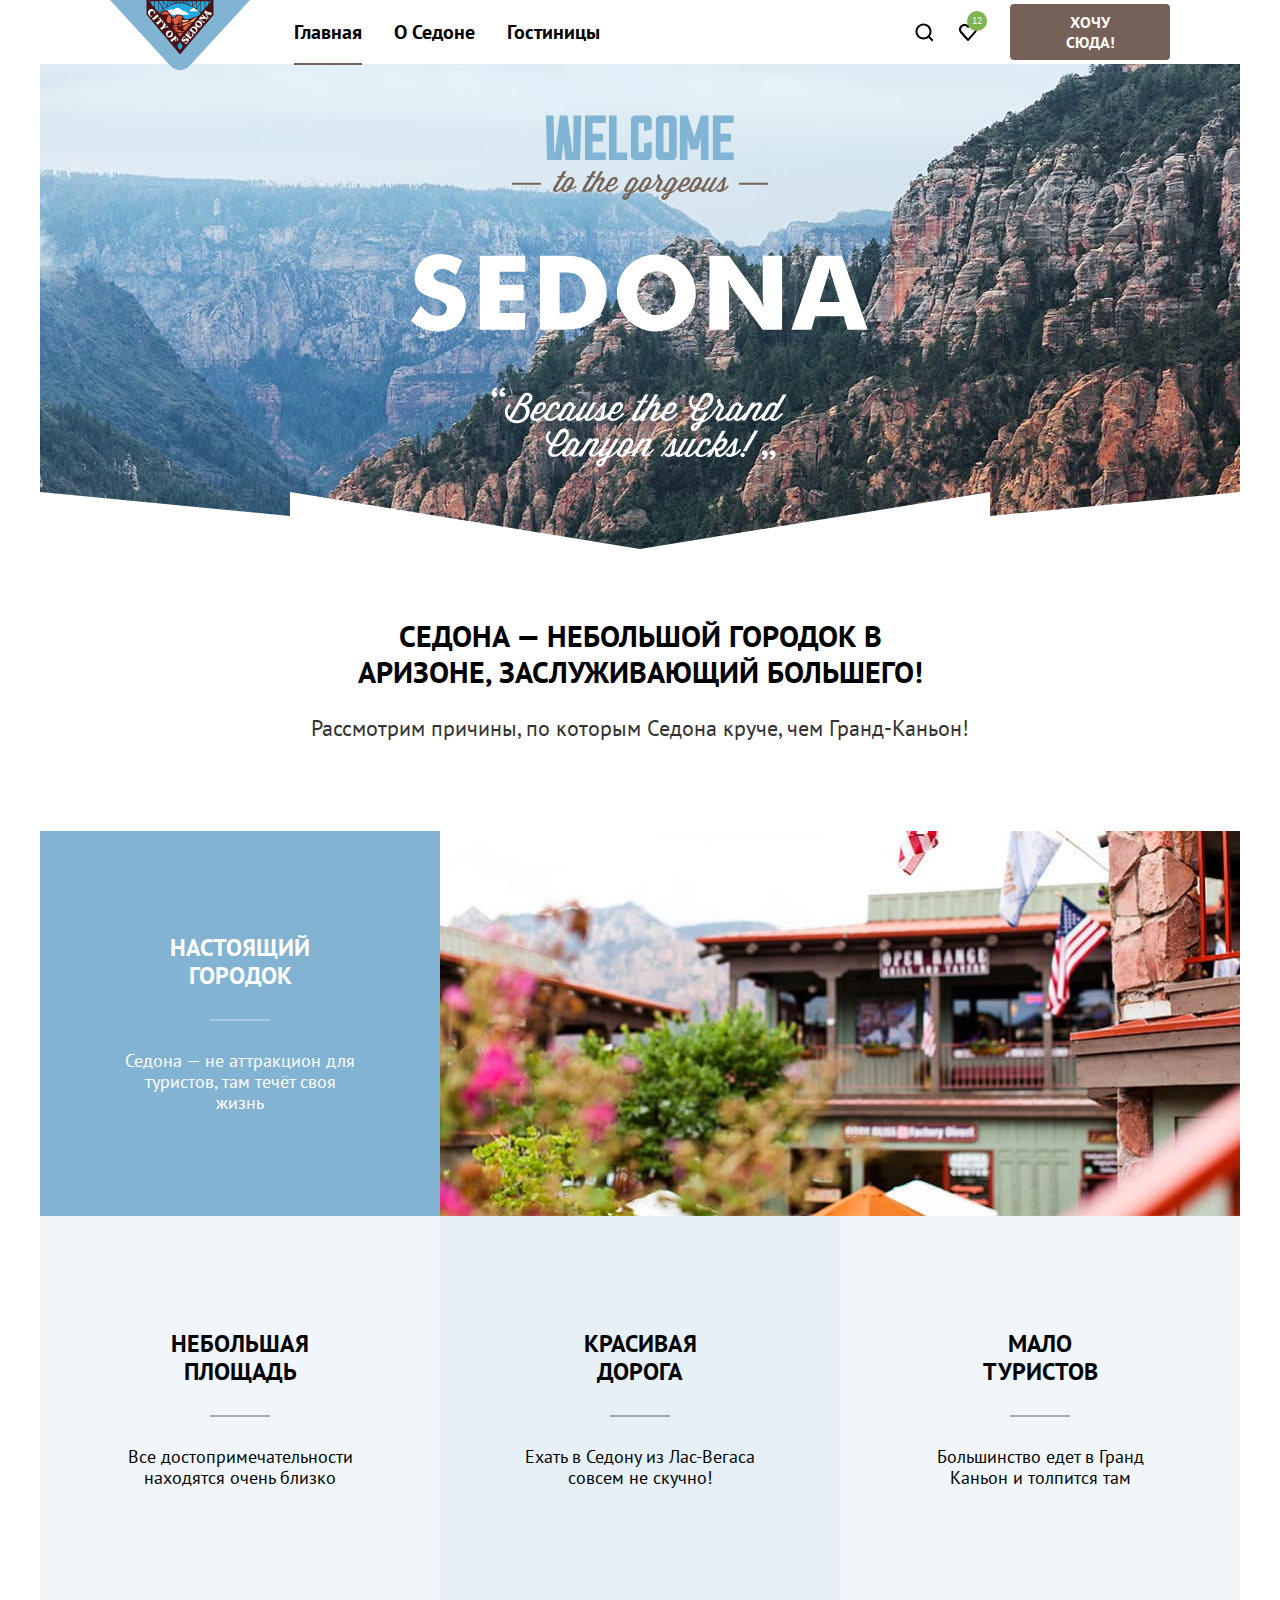
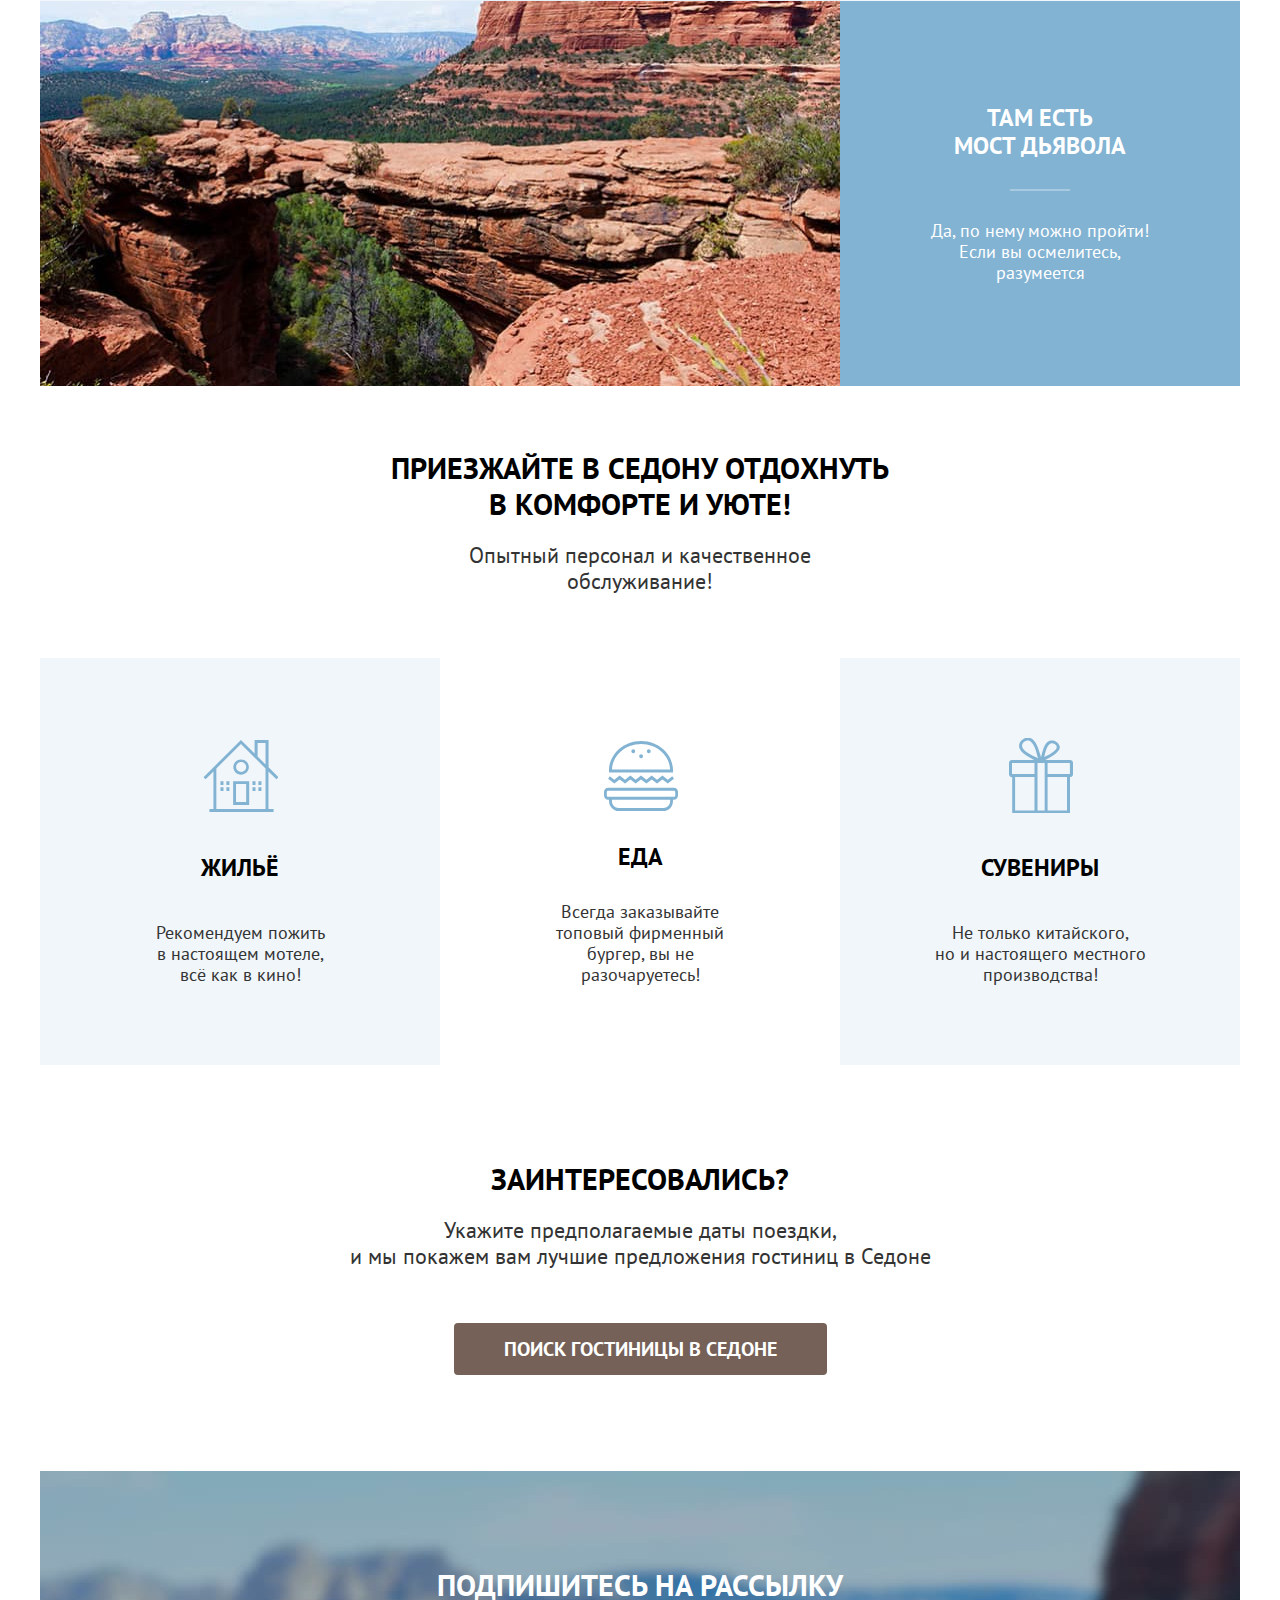
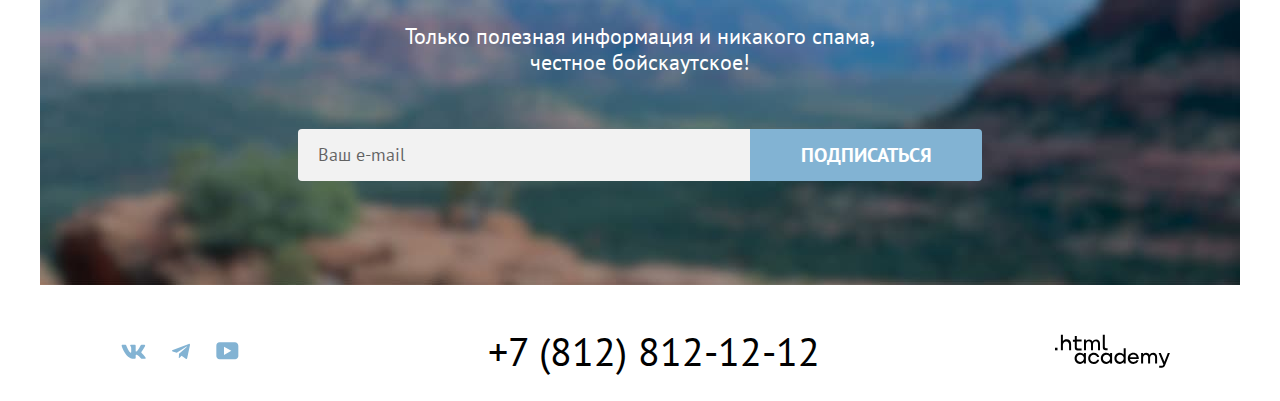
<file: index.html>
<!DOCTYPE html>
<html lang="ru">
  <head>
    <meta charset="utf-8" />
    <meta name="viewport" content="width=device-width, intial-scale=1.0" />
    <link rel="icon" href="favicon.ico" />
    <link rel="icon" type="image/png" href="images/favicon/favicon-32x32.png" />
    <link rel="stylesheet" href="styles/styles.css" />
    <title>Седона - Главная страница</title>
  </head>
  <body>
    <!-- ШАПКА САЙТА -->
    <header class="page-header">
      <!-- ЛОГОТИП -->
      <a class="logo"
        ><img
          class="logo-pic"
          src="images/svg-icons/logo.svg"
          alt="Логотип Седоны."
          width="140"
          height="70"
      /></a>

      <!-- НАВИГАЦИЯ -->
      <nav class="navigation">
        <ul class="navigation-list">
          <li class="navigation-item">
            <a class="navigation-link navigation-link-current">Главная</a>
          </li>
          <li class="navigation-item">
            <a class="navigation-link" href="#">О седоне</a>
          </li>
          <li class="navigation-item">
            <a class="navigation-link" href="catalog.html">Гостиницы</a>
          </li>
        </ul>
      </nav>

      <!-- ПОЛЬЗОВАТЕЛЬСКОЕ МЕНЮ -->
      <div class="user-menu">
        <a class="search" href="#">
          <span class="visually-hidden">Перейти в поиск.</span>
        </a>
        <a class="favourites" href="#">
          <span class="favourites-counter">12</span>
          <span class="visually-hidden">Перейти в избранное.</span>
        </a>
        <a class="button page-header-button" href="#">Хочу сюда!</a>
      </div>
    </header>

    <!-- ОСНОВНОЕ СОДЕРЖИМОЕ -->
    <main class="main-index">
      <!-- ПРОМО-БЛОК -->
      <section class="hero">
        <h1 class="visually-hidden">город Седона.</h1>
        <img
          class="hero-pic-text"
          src="images/svg-icons/hero-text.svg"
          alt="Welcome to the gorgeous Sedona. Because the Grand Canyon sucks."
          width="458"
          height="352"
        />
      </section>

      <!-- ПРЕИМУЩЕСТВА -->
      <section class="advantages">
        <h2 class="visually-hidden">Преимущества города.</h2>
        <p class="advantages-title">
          Седона — небольшой городок в Аризоне, заслуживающий большего!
        </p>
        <p class="advantages-description">
          Рассмотрим причины, по которым Седона круче, чем Гранд-Каньон!
        </p>
        <ul class="advantages-list">
          <li class="advantages-item advantages-item-wide">
            <div class="advantages-text-block">
              <h3 class="advantages-subtitle">Настоящий городок</h3>
              <p class="advantages-text">
                Седона — не аттракцион для туристов, там течёт своя жизнь
              </p>
            </div>
            <img
              class="advantages-pic"
              src="images/advantages-picture-city.jpg"
              alt="Вид на Седону."
              width="800"
              height="385"
            />
          </li>
          <li class="advantages-item">
            <h3 class="advantages-subtitle">Небольшая площадь</h3>
            <p class="advantages-text">
              Все достопримечательности находятся очень близко
            </p>
          </li>
          <li class="advantages-item">
            <h3 class="advantages-subtitle">Красивая дорога</h3>
            <p class="advantages-text">
              Ехать в Седону из Лас-Вегаса совсем не скучно!
            </p>
          </li>
          <li class="advantages-item">
            <h3 class="advantages-subtitle">Мало туристов</h3>
            <p class="advantages-text">
              Большинство едет в Гранд Каньон и толпится там
            </p>
          </li>
          <li
            class="advantages-item advantages-item-wide advantages-item-wide-reverse"
          >
            <div class="advantages-text-block">
              <h3 class="advantages-subtitle">
                Там есть<br />
                мост дьявола
              </h3>
              <p class="advantages-text">
                Да, по нему можно пройти! Если вы осмелитесь, разумеется
              </p>
            </div>
            <img
              class="advantages-pic"
              src="images/advantages-picture-mountains.jpg"
              alt="Вид на мост."
              width="800"
              height="385"
            />
          </li>
        </ul>
      </section>

      <!-- УСЛУГИ -->
      <section class="services">
        <h2 class="visually-hidden">Услуги.</h2>
        <p class="services-title">
          Приезжайте в Седону отдохнуть в комфорте и уюте!
        </p>
        <p class="services-subtitle">
          Опытный персонал и качественное обслуживание!
        </p>
        <ul class="services-list">
          <li class="services-item services-item-housing">
            <h3 class="services-type">Жильё</h3>
            <p class="services-description">
              Рекомендуем пожить<br />
              в настоящем мотеле,<br />
              всё как в кино!
            </p>
          </li>
          <li class="services-item services-item-food">
            <h3 class="services-type">Еда</h3>
            <p class="services-description">
              Всегда заказывайте<br />
              топовый фирменный бургер, вы не разочаруетесь!
            </p>
          </li>
          <li class="services-item services-item-souvenirs">
            <h3 class="services-type">Сувениры</h3>
            <p class="services-description">
              Не только китайского,<br />
              но и настоящего местного производства!
            </p>
          </li>
        </ul>
      </section>

      <!-- ПОИСК ОТЕЛЯ -->
      <section class="hotel-search">
        <h2 class="visually-hidden">Поиск гостинницы.</h2>
        <p class="hotel-search-title">Заинтересовались?</p>
        <p class="hotel-search-description">
          Укажите предполагаемые даты поездки,<br />и мы покажем вам лучшие
          предложения гостиниц в Седоне
        </p>
        <a class="button hotel-search-button" href="#">
          Поиск гостиницы в седоне
        </a>
      </section>

      <!-- БЛОК С ПОДПИСКОЙ -->
      <section class="subscribe">
        <h2 class="subscribe-title">Подпишитесь на рассылку</h2>
        <p class="subscribe-subtitle">
          Только полезная информация и никакого спама, честное бойскаутское!
        </p>
        <form
          class="subscribe-form"
          action="https://echo.htmlacademy.ru/"
          method="post"
        >
          <input
            name="client-email"
            type="email"
            class="subscribe-email"
            placeholder="Ваш e-mail"
          />
          <button class="button subscribe-button" type="submit">
            Подписаться
          </button>
        </form>
      </section>
    </main>

    <!-- ПОДВАЛ САЙТА -->
    <footer class="page-footer">
      <!-- КОНТАКТЫ -->
      <section class="contacts">
        <h2 class="visually-hidden">Контактная информация.</h2>
        <ul class="social-list">
          <li class="social-item">
            <a class="social-link" href="https://vk.com/htmlacademy"
              ><span class="visually-hidden">Вконтакте.</span>
              <svg
                xmlns="http://www.w3.org/2000/svg"
                width="25"
                height="15"
                viewBox="0 0 25 15"
                role="img"
              >
                <path
                  fill-rule="evenodd"
                  clip-rule="evenodd"
                  d="M24.1164 1.80445C24.2824 1.25845 24.1164 0.856445 23.3214 0.856445H20.6964C20.0284 0.856445 19.7204 1.20345 19.5534 1.58645C19.5534 1.58645 18.2184 4.78245 16.3274 6.85845C15.7154 7.46045 15.4374 7.65145 15.1034 7.65145C14.9364 7.65145 14.6854 7.46045 14.6854 6.91345V1.80445C14.6854 1.14845 14.5014 0.856445 13.9454 0.856445H9.81738C9.40038 0.856445 9.14938 1.16045 9.14938 1.44945C9.14938 2.07045 10.0954 2.21445 10.1924 3.96245V7.76045C10.1924 8.59345 10.0394 8.74444 9.70538 8.74444C8.81538 8.74444 6.65038 5.53345 5.36538 1.85945C5.11638 1.14445 4.86438 0.856445 4.19338 0.856445H1.56638C0.816382 0.856445 0.666382 1.20345 0.666382 1.58645C0.666382 2.26845 1.55638 5.65645 4.81138 10.1374C6.98138 13.1974 10.0364 14.8564 12.8194 14.8564C14.4884 14.8564 14.6944 14.4884 14.6944 13.8534V11.5404C14.6944 10.8034 14.8524 10.6564 15.3814 10.6564C15.7714 10.6564 16.4384 10.8484 17.9964 12.3234C19.7764 14.0724 20.0694 14.8564 21.0714 14.8564H23.6964C24.4464 14.8564 24.8224 14.4884 24.6064 13.7604C24.3684 13.0364 23.5184 11.9854 22.3914 10.7384C21.7794 10.0284 20.8614 9.26345 20.5824 8.88045C20.1934 8.38945 20.3044 8.17044 20.5824 7.73345C20.5824 7.73345 23.7824 3.30745 24.1154 1.80445H24.1164Z"
                />
              </svg>
            </a>
          </li>
          <li class="social-item">
            <a class="social-link" href="https://t.me/htmlacademy "
              ><span class="visually-hidden">Телеграм.</span>
              <svg
                xmlns="http://www.w3.org/2000/svg"
                width="18"
                height="17"
                viewBox="0 0 18 17"
                role="img"
              >
                <path
                  d="M16.785 0.955705L0.840489 7.1042C-0.247661 7.54126 -0.241365 8.14828 0.640845 8.41897L4.73445 9.69597L14.2058 3.72014C14.6537 3.44766 15.0629 3.59424 14.7265 3.89281L7.05283 10.8183H7.05103L7.05283 10.8192L6.77045 15.0387C7.18413 15.0387 7.36669 14.8489 7.59871 14.625L9.58705 12.6915L13.7229 15.7464C14.4855 16.1664 15.0332 15.9506 15.2229 15.0405L17.9379 2.2453C18.2158 1.13107 17.5126 0.626562 16.785 0.955705Z"
                />
              </svg>
            </a>
          </li>
          <li class="social-item">
            <a
              class="social-link"
              href="https://www.youtube.com/user/htmlacademyru"
              ><span class="visually-hidden">Ютуб.</span>
              <svg
                xmlns="http://www.w3.org/2000/svg"
                width="23"
                height="18"
                viewBox="0 0 23 18"
                role="img"
              >
                <path
                  d="M18.9402 0.356445H3.50738C1.64668 0.356445 0.333252 1.9502 0.333252 3.75645V13.8502C0.333252 15.7627 1.64668 17.3564 3.50738 17.3564H19.1591C20.8009 17.3564 22.3333 15.7627 22.3333 13.9564V3.75645C22.1143 1.9502 20.8009 0.356445 18.9402 0.356445ZM7.99494 12.8939V4.81894L15.3283 8.85645L7.99494 12.8939Z"
                />
              </svg>
            </a>
          </li>
        </ul>
        <a class="contacts-phone" href="tel:+78128121212">+7 (812) 812-12-12</a>
        <a class="html-academy-logo" href="https://htmlacademy.ru/"
          ><svg
            class="html-academy-logo-pic"
            xmlns="http://www.w3.org/2000/svg"
            width="115"
            height="34"
            viewBox="0 0 115 34"
            role="img"
            aria-label="Логотип HTML Академии."
          >
            <path d="M0 13.7232V16.3232H2.5V13.7232H0Z" />
            <path
              d="M11.6 5.32324C10 5.32324 8.8 6.02324 8 7.02324H7.9V0.823242H5.9V16.3232H7.9V11.0232C7.9 8.92324 9.2 7.42324 11.2 7.42324C13 7.42324 14.1 8.82324 14.1 10.6232V16.3232H16.1V10.2232C16.2 7.22324 14.3 5.32324 11.6 5.32324Z"
            />
            <path
              d="M26.6 5.62324H21.8V1.92324H19.8V5.72324H17.9V7.72324H19.8V13.7232C19.8 15.4232 20.8 16.4232 22.5 16.4232H26.6V14.4232H22.9C22.2 14.4232 21.8 14.0232 21.8 13.3232V7.62324H26.6V5.62324Z"
            />
            <path
              d="M41.1 5.42324C39.5 5.42324 38.2 6.22324 37.6 7.52324H37.5C36.9 6.32324 35.7 5.42324 34.1 5.42324C32.7 5.42324 31.6 6.22324 31 7.22324H30.9V5.62324H29V16.2232H31V10.8232C31 8.82324 32 7.32324 33.6 7.32324C35.1 7.32324 36 8.32324 36 9.92324V16.2232H38V10.6232C38 8.22324 39.4 7.32324 40.6 7.32324C42.1 7.32324 43 8.32324 43 9.92324V16.2232H45V9.72324C45.1 7.22324 43.6 5.42324 41.1 5.42324Z"
            />
            <path
              d="M47.8 13.5232C47.8 15.2232 48.8 16.2232 50.6 16.2232H52.6V14.2232H50.9C50.2 14.2232 49.8 13.8232 49.8 13.1232V0.823242H47.8V13.5232Z"
            />
            <path
              d="M28.9 20.5232C28 19.4232 26.7 18.7232 25 18.7232C21.9 18.7232 19.6 21.0232 19.6 24.3232C19.6 27.6232 21.9 29.9232 25 29.9232C26.8 29.9232 28 29.1232 28.8 28.0232H28.9V29.6232H30.9V19.0232H28.9V20.5232ZM25.3 27.9232C23.1 27.9232 21.7 26.3232 21.7 24.3232C21.7 22.3232 23.1 20.7232 25.3 20.7232C27.5 20.7232 28.9 22.3232 28.9 24.3232C28.9 26.2232 27.5 27.9232 25.3 27.9232Z"
            />
            <path
              d="M44.2 22.8232C43.7 20.4232 41.6 18.7232 38.8 18.7232C35.4 18.7232 33.2 21.2232 33.2 24.3232C33.2 27.4232 35.4 29.9232 38.8 29.9232C41.6 29.9232 43.7 28.1232 44.2 25.7232H42.1C41.7 27.0232 40.4 28.0232 38.8 28.0232C36.6 28.0232 35.2 26.4232 35.2 24.4232C35.2 22.4232 36.6 20.8232 38.8 20.8232C40.4 20.8232 41.6 21.8232 42.1 23.0232H44.2V22.8232Z"
            />
            <path
              d="M55.1 20.5232C54.2 19.4232 52.9 18.7232 51.2 18.7232C48.1 18.7232 45.8 21.0232 45.8 24.3232C45.8 27.6232 48.1 29.9232 51.2 29.9232C53 29.9232 54.2 29.1232 55 28.0232H55.1V29.6232H57.1V19.0232H55.1V20.5232ZM51.5 27.9232C49.3 27.9232 47.9 26.3232 47.9 24.3232C47.9 22.3232 49.3 20.7232 51.5 20.7232C53.7 20.7232 55.1 22.3232 55.1 24.3232C55.1 26.2232 53.6 27.9232 51.5 27.9232Z"
            />
            <path
              d="M68.7 20.6232C67.8 19.5232 66.5 18.7232 64.8 18.7232C61.7 18.7232 59.4 21.0232 59.4 24.3232C59.4 27.6232 61.6 29.9232 64.8 29.9232C66.5 29.9232 67.8 29.1232 68.6 28.1232H68.7V29.6232H70.7V14.2232H68.7V20.6232ZM65.1 27.9232C62.9 27.9232 61.5 26.3232 61.5 24.3232C61.5 22.3232 62.9 20.7232 65.1 20.7232C67.3 20.7232 68.7 22.3232 68.7 24.3232C68.6 26.3232 67.2 27.9232 65.1 27.9232Z"
            />
            <path
              d="M78.3 18.7232C75 18.7232 72.8 21.2232 72.8 24.3232C72.8 27.3232 74.9 29.9232 78.3 29.9232C80.8 29.9232 82.8 28.6232 83.5 26.3232H81.4C80.9 27.3232 79.8 27.9232 78.4 27.9232C76.5 27.9232 75.1 26.6232 75 25.0232H83.8C84 21.4232 81.8 18.7232 78.3 18.7232ZM78.3 20.6232C80 20.6232 81.3 21.6232 81.6 23.2232H75.1C75.4 21.7232 76.6 20.6232 78.3 20.6232Z"
            />
            <path
              d="M98.2 18.7232C96.6 18.7232 95.3 19.5232 94.6 20.7232H94.5C93.9 19.5232 92.7 18.7232 91.1 18.7232C89.7 18.7232 88.6 19.4232 88 20.5232V19.0232H86.1V29.6232H88.1V24.2232C88.1 22.2232 89.1 20.8232 90.7 20.7232C92.2 20.7232 93.1 21.7232 93.1 23.3232V29.6232H95.1V24.0232C95.1 21.6232 96.5 20.7232 97.7 20.7232C99.2 20.7232 100.1 21.7232 100.1 23.3232V29.6232H102.1V23.1232C102.2 20.5232 100.7 18.7232 98.2 18.7232Z"
            />
            <path
              d="M109.4 27.8232L105.8 18.9232H103.6L108.4 30.5232C108.1 31.4232 107.7 31.7232 106.7 31.7232H104.2V33.7232H106.7C108.5 33.7232 109.5 32.9232 110.2 31.1232L114.9 18.9232H112.8L109.4 27.8232Z"
            /></svg
        ></a>
      </section>
    </footer>

    <!-- МОДАЛЬНОЕ ОКНО.ЧТОБЫ ОНО ОТОБРАЖАЛОСЬ. НУЖНО ДОБАВИТЬ КЛАСС modal-open ИЛИ НАЖАТЬ НА КНОПКИ "ХОЧУ СЮДА", "ПОИСК ГОСТИНИЦЫ В СЕДОНЕ" -->
    <div class="modal">
      <div class="overlay"></div>
      <div class="modal-wrapper">
        <p class="modal-title">Поиск гостиницы в Седоне</p>
        <button class="modal-close" type="button">
          <svg
            class="modal-close-icon"
            xmlns="http://www.w3.org/2000/svg"
            width="14"
            height="14"
            viewBox="0 0 14 14"
            role="img"
          >
            <path
              d="M14 1.29231L12.7077 0L7 5.70769L1.29231 0L0 1.29231L5.70769 7L0 12.7077L1.29231 14L7 8.29231L12.7077 14L14 12.7077L8.29231 7L14 1.29231Z"
              fill="black"
            />
          </svg>
          <span class="visually-hidden">Закрыть модальное окно.</span>
        </button>
        <form
          class="modal-form"
          action="https://echo.htmlacademy.ru"
          method="post"
        >
          <label class="modal-form-input-group">
            Дата заезда:
            <input
              class="modal-form-input"
              type="text"
              name="arrival-date"
              value="27 апреля 2020"
              placeholder="Укажите дату"
            /><span class="modal-form-input-error"
              >Мы не можем отправить вас в прошлое.</span
            >
          </label>
          <label class="modal-form-input-group">
            Дата выезда:
            <input
              class="modal-form-input"
              type="text"
              name="departure-date"
              value="1 сентября 2023"
              placeholder="Укажите дату"
            /><span class="modal-form-input-allow"
              >На эти даты есть свободные номера. Пока есть.</span
            >
          </label>
          <div class="modal-form-wrapper">
            <label class="modal-form-input-group clients-number">
              Взрослые:
              <span class="clients-number-wrapper">
                <span
                  class="clients-number-button clients-number-button-minus"
                  aria-label="Кнопка Уменьшить количество."
                >
                  <svg
                    xmlns="http://www.w3.org/2000/svg"
                    width="14"
                    height="2"
                    viewBox="0 0 14 2"
                    role="img"
                  >
                    <path d="M0 0L0 2L14 2V0L0 0Z" />
                  </svg>
                </span>
                <span
                  class="clients-number-button clients-number-button-plus"
                  aria-label="Кнопка Увеличить количество."
                >
                  <svg
                    xmlns="http://www.w3.org/2000/svg"
                    width="14"
                    height="14"
                    viewBox="0 0 14 14"
                    role="img"
                  >
                    <path d="M14 6H8V0H6V6H0V8H6V14H8V8H14V6Z" />
                  </svg>
                </span>
                <input
                  class="modal-form-input"
                  type="number"
                  name="adults-number"
                  value="2"
                  placeholder="0"
                />
              </span>
            </label>
            <label class="modal-form-input-group clients-number">
              Дети:
              <span class="tooltip" aria-labelledby="tooltip-label">
                <span
                  class="tooltip-text tooltip-text-active"
                  id="tooltip-label"
                  role="tooltip"
                  >Укажите количество детей, которые будут с вами, возраст
                  которых от 6 до 18 лет. Дети до 6 лет размещаются
                  бесплатно.</span
                >
              </span>

              <span class="clients-number-wrapper">
                <span
                  class="clients-number-button clients-number-button-minus"
                  aria-label="Кнопка Уменьшить количество."
                >
                  <svg
                    xmlns="http://www.w3.org/2000/svg"
                    width="14"
                    height="2"
                    viewBox="0 0 14 2"
                    role="img"
                  >
                    <path d="M0 0L0 2L14 2V0L0 0Z" />
                  </svg>
                </span>
                <span
                  class="clients-number-button clients-number-button-plus"
                  aria-label="Кнопка Увеличить количество."
                >
                  <svg
                    xmlns="http://www.w3.org/2000/svg"
                    width="14"
                    height="14"
                    viewBox="0 0 14 14"
                    role="img"
                  >
                    <path d="M14 6H8V0H6V6H0V8H6V14H8V8H14V6Z" />
                  </svg>
                </span>

                <input
                  class="modal-form-input"
                  type="number"
                  name="kids-number"
                  value="2"
                  placeholder="0"
                />
              </span>
            </label>
          </div>

          <button class="modal-form-button" type="submit">Найти</button>
        </form>
      </div>
    </div>
    <script src="js/script.js"></script>
  </body>
</html>
</file>
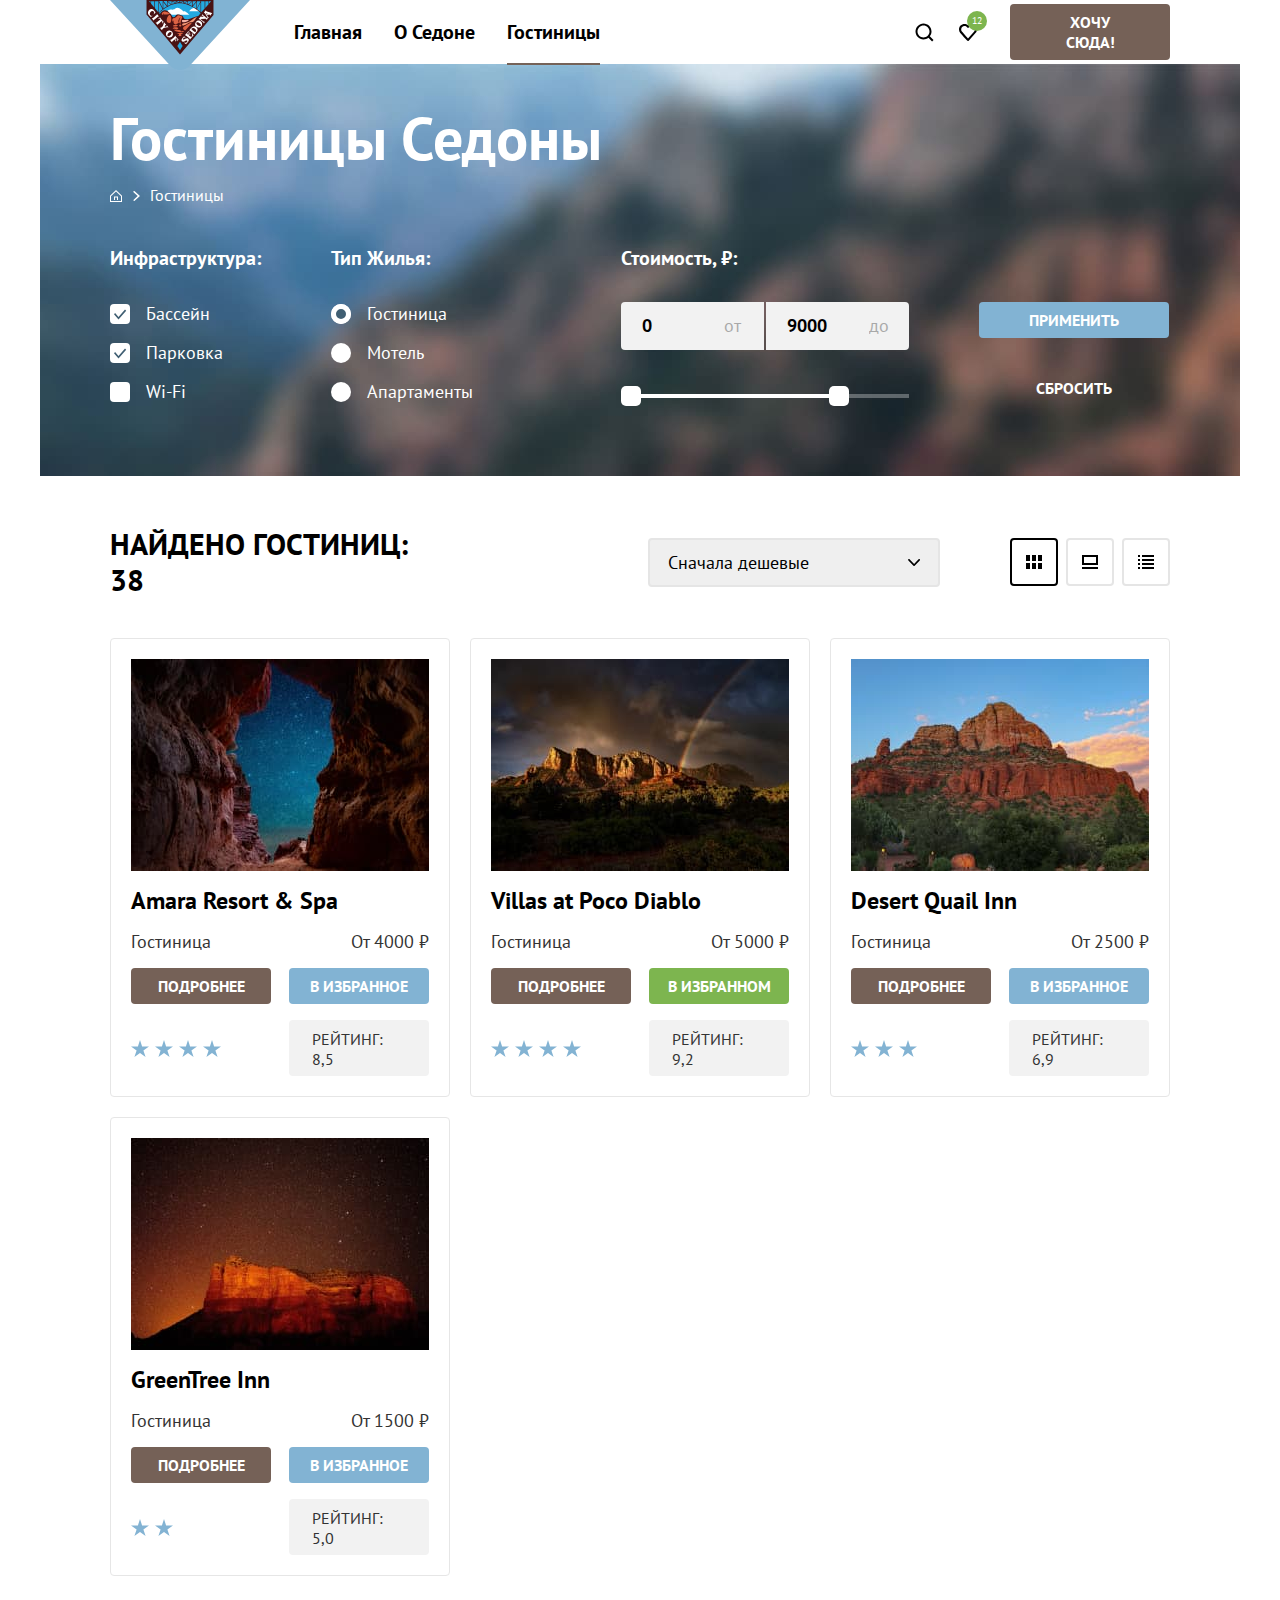
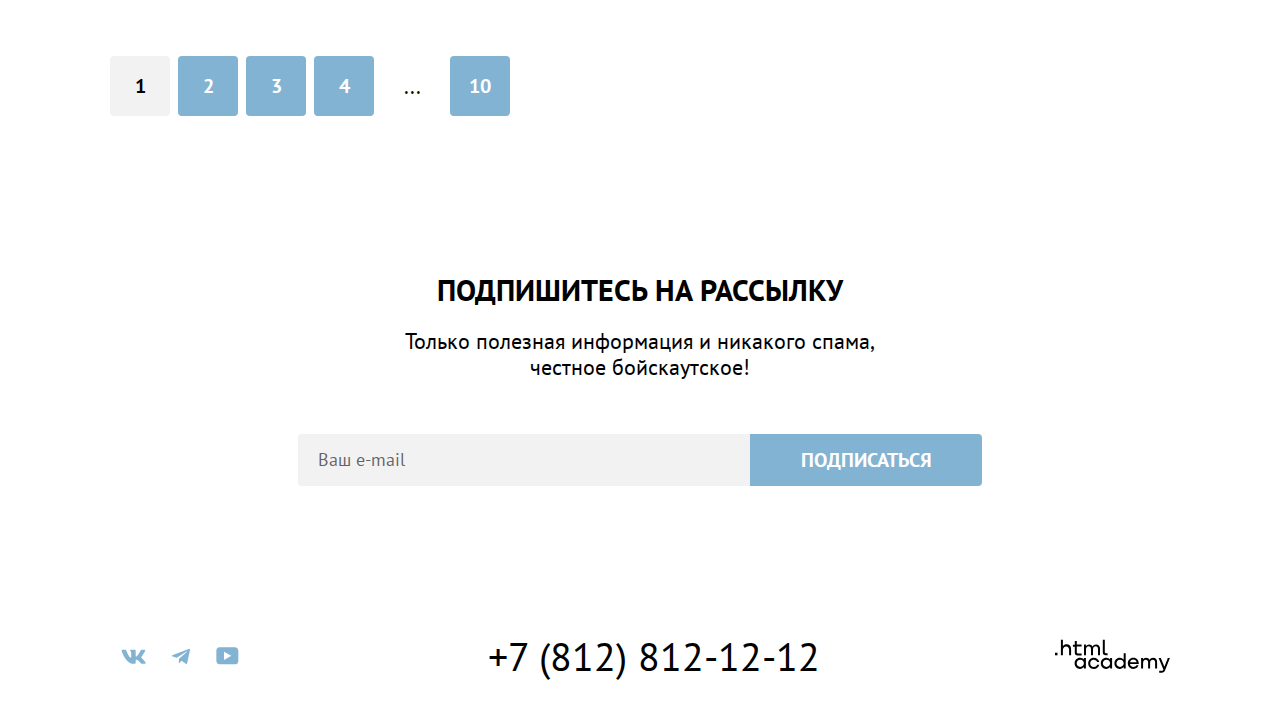
<file: catalog.html>
<!DOCTYPE html>
<html lang="ru">
  <head>
    <meta charset="utf-8" />
    <meta name="viewport" content="width=device-width, intial-scale=1.0" />
    <link rel="icon" href="favicon.ico" />
    <link rel="icon" type="image/png" href="images/favicon/favicon-32x32.png" />
    <link rel="stylesheet" href="styles/styles.css" />
    <title>Седона - Гостиницы</title>
  </head>
  <body>
    <!-- ШАПКА САЙТА -->
    <header class="page-header">
      <!-- ЛОГОТИП -->
      <a class="logo" href="index.html"
        ><img
          class="logo-pic"
          src="images/svg-icons/logo.svg"
          alt="Логотип Седоны."
          width="140"
          height="70"
      /></a>

      <!-- НАВИГАЦИЯ -->
      <nav class="navigation">
        <ul class="navigation-list">
          <li class="navigation-item">
            <a class="navigation-link" href="index.html">Главная</a>
          </li>
          <li class="navigation-item">
            <a class="navigation-link" href="#">О седоне</a>
          </li>
          <li class="navigation-item">
            <a class="navigation-link navigation-link-current">Гостиницы</a>
          </li>
        </ul>
      </nav>

      <!-- ПОЛЬЗОВАТЕЛЬСКОЕ МЕНЮ -->
      <div class="user-menu">
        <a class="search" href="#">
          <span class="visually-hidden">Перейти в поиск.</span>
        </a>
        <a class="favourites" href="#">
          <span class="favourites-counter">12</span>
          <span class="visually-hidden">Перейти в избранное.</span>
        </a>
        <a class="button page-header-button" href="#">Хочу сюда!</a>
      </div>
    </header>

    <!-- ОСНОВНОЕ СОДЕРЖИМОЕ -->
    <main class="main-inner">
      <!-- ОБЕРТКА ДЛЯ ЗАГОЛОВКА С ХЛЕБНЫМИ КРОШКАМИ И ФИЛЬТРА ОТЕЛЕЙ -->
      <div class="wrapper">
        <!-- ЗАГОЛОВОК С ХЛЕБНЫМИ КРОШКАМИ -->
        <header class="inner-header">
          <h1 class="inner-header-title">Гостиницы Седоны</h1>
          <ol class="breadcrumbs">
            <li class="breadcrumbs-item">
              <a class="breadcrumbs-link-index" href="index.html"
                ><span class="visually-hidden">Главная.</span></a
              >
            </li>
            <li class="breadcrumbs-item">
              <a class="breadcrumbs-link breadcrumbs-link-current">Гостиницы</a>
            </li>
          </ol>
        </header>

        <!-- ФИЛЬТР ОТЕЛЕЙ -->
        <section class="hotels-filter">
          <h2 class="visually-hidden">Фильтры для выбора отеля.</h2>
          <form
            class="hotels-filter-form"
            action="https://echo.htmlacademy.ru/"
            method="post"
          >
            <fieldset class="hotels-filter-group">
              <legend class="hotels-filter-title">Инфраструктура:</legend>
              <label class="control"
                ><input
                  class="control-input visually-hidden"
                  name="waterpool"
                  type="checkbox"
                  checked
                /><span class="control-mark control-mark-checkbox"></span
                >Бассейн</label
              ><label class="control"
                ><input
                  class="control-input visually-hidden"
                  name="parking"
                  type="checkbox"
                  checked
                /><span class="control-mark control-mark-checkbox"></span
                >Парковка</label
              ><label class="control"
                ><input
                  class="control-input visually-hidden"
                  name="wi-fi"
                  type="checkbox"
                /><span class="control-mark control-mark-checkbox"></span
                >Wi-Fi</label
              >
            </fieldset>

            <fieldset class="hotels-filter-group type-hotel">
              <legend class="hotels-filter-title">Тип жилья:</legend>
              <label class="control"
                ><input
                  class="control-input visually-hidden"
                  name="hotel-type"
                  type="radio"
                  value="hotel"
                  checked
                /><span class="control-mark control-mark-radio"></span
                >Гостиница</label
              ><label class="control"
                ><input
                  class="control-input visually-hidden"
                  name="hotel-type"
                  type="radio"
                  value="motel"
                /><span class="control-mark control-mark-radio"></span
                >Мотель</label
              ><label class="control"
                ><input
                  class="control-input visually-hidden"
                  name="hotel-type"
                  type="radio"
                  value="apartments"
                /><span class="control-mark control-mark-radio"></span
                >Апартаменты</label
              >
            </fieldset>

            <fieldset class="hotels-filter-group">
              <legend class="hotels-filter-title">Стоимость, ₽:</legend>

              <div class="range-input-wrapper">
                <label class="control">
                  <input
                    class="control-input"
                    name="min-price"
                    type="number"
                    value="0"
                    placeholder="0"
                  /><span class="control-input-text">от</span></label
                >
                <label class="control"
                  ><input
                    class="control-input"
                    name="max-price"
                    type="number"
                    value="9000"
                    placeholder="0"
                  /><span class="control-input-text">до</span></label
                >
              </div>
              <div class="range">
                <div class="range-scale">
                  <div class="range-bar">
                    <button class="range-toggle toggle-min" type="button">
                      <span class="visually-hidden"
                        >Установить минимальную цену.</span
                      ></button
                    ><button class="range-toggle toggle-max" type="button">
                      <span class="visually-hidden"
                        >Установить максимальную цену.</span
                      >
                    </button>
                  </div>
                </div>
              </div>
            </fieldset>
            <div class="filter-button-block">
              <button class="button filter-button" type="submit">
                Применить
              </button>
              <button class="button filter-button-reset" type="reset">
                Сбросить
              </button>
            </div>
          </form>
        </section>
      </div>

      <!-- КАТАЛОГ ОТЕЛЕЙ -->
      <section class="hotels-catalog">
        <h2 class="visually-hidden">Каталог отелей.</h2>

        <div class="hotel-catalog-wrapper">
          <p class="hotels-catalog-result">
            Найдено гостиниц:
            <span class="hotels-catalog-result-number">38</span>
          </p>
          <select
            class="select-control"
            name="select-category"
            aria-label="Сортировка."
          >
            <option value="cheap" selected>Сначала дешевые</option>
            <option value="expensive">Сначала дорогие</option>
            <option value="popular">Сначала популярные</option>
          </select>
          <ul class="select-list">
            <li class="select-item">
              <button
                class="select-button select-button-cards select-button-active"
                type="button"
              >
                <span class="visually-hidden">Показать карточками.</span>
              </button>
            </li>
            <li class="select-item">
              <button
                class="select-button select-button-separate"
                type="button"
              >
                <span class="visually-hidden">Показать по одиночке.</span>
              </button>
            </li>
            <li class="select-item">
              <button class="select-button select-button-list" type="button">
                <span class="visually-hidden">Показать списком.</span>
              </button>
            </li>
          </ul>
        </div>

        <ul class="hotels-list">
          <li class="hotel-item">
            <a class="hotel-item-link" href="#">
              <img
                class="hotel-photo"
                src="images/hotel-search-pictures/hotel-1.jpg"
                alt="Вид из пещеры на звездное небо."
                width="300"
                height="212"
              />
              <h3 class="hotel-name">Amara Resort & Spa</h3>
            </a>

            <div class="hotel-item-wrapper">
              <span class="hotel-type">Гостиница</span>
              <span class="hotel-price">От 4000 ₽</span>
            </div>

            <div class="hotel-item-wrapper">
              <a class="button hotel-link" href="#">подробнее</a
              ><button class="button favourite-button" type="button">
                в избранное
              </button>
            </div>
            <div class="hotel-item-wrapper">
              <p class="star four-star">
                <span class="visually-hidden">4 звезды.</span>
              </p>
              <span class="hotel-rating">Рейтинг: 8,5</span>
            </div>
          </li>
          <li class="hotel-item">
            <a class="hotel-item-link" href="#">
              <img
                class="hotel-photo"
                src="images/hotel-search-pictures/hotel-2.jpg"
                alt="Вид на горы Poco Diablo и радугу на ними."
                width="300"
                height="212"
              />
              <h3 class="hotel-name">Villas at Poco Diablo</h3>
            </a>

            <div class="hotel-item-wrapper">
              <span class="hotel-type">Гостиница</span>
              <span class="hotel-price">От 5000 ₽</span>
            </div>
            <div class="hotel-item-wrapper">
              <a class="button hotel-link" href="#">подробнее</a
              ><button
                class="button favourite-button favourite-button-active"
                type="button"
              >
                В избранном
              </button>
            </div>
            <div class="hotel-item-wrapper">
              <p class="star four-star">
                <span class="visually-hidden">4 звезды.</span>
              </p>
              <span class="hotel-rating">Рейтинг: 9,2</span>
            </div>
          </li>
          <li class="hotel-item">
            <a class="hotel-item-link" href="#">
              <img
                class="hotel-photo"
                src="./images/hotel-search-pictures/hotel-3.jpg"
                alt="Вид на горы и лес у подножия."
                width="300"
                height="212"
              />
              <h3 class="hotel-name">Desert Quail Inn</h3>
            </a>

            <div class="hotel-item-wrapper">
              <span class="hotel-type">Гостиница</span>
              <span class="hotel-price">От 2500 ₽</span>
            </div>

            <div class="hotel-item-wrapper">
              <a class="button hotel-link" href="#">подробнее</a
              ><button class="button favourite-button" type="button">
                в избранное
              </button>
            </div>

            <div class="hotel-item-wrapper">
              <p class="star three-star">
                <span class="visually-hidden">3 звезды.</span>
              </p>
              <span class="hotel-rating">Рейтинг: 6,9</span>
            </div>
          </li>
          <li class="hotel-item">
            <a class="hotel-item-link" href="#">
              <img
                class="hotel-photo"
                src="images/hotel-search-pictures/hotel-4.jpg"
                alt="Вид на гору и звездное небо."
                width="300"
                height="212"
              />
              <h3 class="hotel-name">GreenTree Inn</h3>
            </a>

            <div class="hotel-item-wrapper">
              <span class="hotel-type">Гостиница</span>
              <span class="hotel-price">От 1500 ₽</span>
            </div>

            <div class="hotel-item-wrapper">
              <a class="button hotel-link" href="#">подробнее</a
              ><button class="button favourite-button" type="button">
                в избранное
              </button>
            </div>

            <div class="hotel-item-wrapper">
              <p class="star two-star">
                <span class="visually-hidden">2 звезды.</span>
              </p>
              <span class="hotel-rating">Рейтинг: 5,0</span>
            </div>
          </li>
        </ul>
        <ol class="pagination">
          <li class="pagination-item">
            <a class="pagination-link pagination-link-current" href="#">1</a>
          </li>
          <li class="pagination-item">
            <a class="pagination-link" href="#">2</a>
          </li>
          <li class="pagination-item">
            <a class="pagination-link" href="#">3</a>
          </li>
          <li class="pagination-item">
            <a class="pagination-link" href="#">4</a>
          </li>
          <li class="pagination-item">
            <a class="pagination-link pagination-link-show-all" href="#">...</a>
          </li>
          <li class="pagination-item">
            <a class="pagination-link" href="#">10</a>
          </li>
        </ol>
      </section>

      <!-- БЛОК С ПОДПИСКОЙ -->
      <section class="subscribe subscribe-inner">
        <h2 class="subscribe-title">Подпишитесь на рассылку</h2>
        <p class="subscribe-subtitle">
          Только полезная информация и никакого спама, честное бойскаутское!
        </p>
        <form
          class="subscribe-form"
          action="https://echo.htmlacademy.ru/"
          method="post"
        >
          <input
            class="subscribe-email"
            type="email"
            placeholder="Ваш e-mail"
            name="client-email"
          />
          <button class="button subscribe-button" type="submit">
            Подписаться
          </button>
        </form>
      </section>
    </main>

    <!-- ПОДВАЛ САЙТА -->
    <footer class="page-footer">
      <!-- КОНТАКТЫ -->
      <section class="contacts">
        <h2 class="visually-hidden">Контактная информация.</h2>
        <ul class="social-list">
          <li class="social-item">
            <a class="social-link" href="https://vk.com/htmlacademy"
              ><span class="visually-hidden">Вконтакте.</span>
              <svg
                xmlns="http://www.w3.org/2000/svg"
                width="25"
                height="15"
                viewBox="0 0 25 15"
                role="img"
              >
                <path
                  fill-rule="evenodd"
                  clip-rule="evenodd"
                  d="M24.1164 1.80445C24.2824 1.25845 24.1164 0.856445 23.3214 0.856445H20.6964C20.0284 0.856445 19.7204 1.20345 19.5534 1.58645C19.5534 1.58645 18.2184 4.78245 16.3274 6.85845C15.7154 7.46045 15.4374 7.65145 15.1034 7.65145C14.9364 7.65145 14.6854 7.46045 14.6854 6.91345V1.80445C14.6854 1.14845 14.5014 0.856445 13.9454 0.856445H9.81738C9.40038 0.856445 9.14938 1.16045 9.14938 1.44945C9.14938 2.07045 10.0954 2.21445 10.1924 3.96245V7.76045C10.1924 8.59345 10.0394 8.74444 9.70538 8.74444C8.81538 8.74444 6.65038 5.53345 5.36538 1.85945C5.11638 1.14445 4.86438 0.856445 4.19338 0.856445H1.56638C0.816382 0.856445 0.666382 1.20345 0.666382 1.58645C0.666382 2.26845 1.55638 5.65645 4.81138 10.1374C6.98138 13.1974 10.0364 14.8564 12.8194 14.8564C14.4884 14.8564 14.6944 14.4884 14.6944 13.8534V11.5404C14.6944 10.8034 14.8524 10.6564 15.3814 10.6564C15.7714 10.6564 16.4384 10.8484 17.9964 12.3234C19.7764 14.0724 20.0694 14.8564 21.0714 14.8564H23.6964C24.4464 14.8564 24.8224 14.4884 24.6064 13.7604C24.3684 13.0364 23.5184 11.9854 22.3914 10.7384C21.7794 10.0284 20.8614 9.26345 20.5824 8.88045C20.1934 8.38945 20.3044 8.17044 20.5824 7.73345C20.5824 7.73345 23.7824 3.30745 24.1154 1.80445H24.1164Z"
                />
              </svg>
            </a>
          </li>
          <li class="social-item">
            <a class="social-link" href="https://t.me/htmlacademy "
              ><span class="visually-hidden">Телеграм.</span>
              <svg
                xmlns="http://www.w3.org/2000/svg"
                width="18"
                height="17"
                viewBox="0 0 18 17"
                role="img"
              >
                <path
                  d="M16.785 0.955705L0.840489 7.1042C-0.247661 7.54126 -0.241365 8.14828 0.640845 8.41897L4.73445 9.69597L14.2058 3.72014C14.6537 3.44766 15.0629 3.59424 14.7265 3.89281L7.05283 10.8183H7.05103L7.05283 10.8192L6.77045 15.0387C7.18413 15.0387 7.36669 14.8489 7.59871 14.625L9.58705 12.6915L13.7229 15.7464C14.4855 16.1664 15.0332 15.9506 15.2229 15.0405L17.9379 2.2453C18.2158 1.13107 17.5126 0.626562 16.785 0.955705Z"
                />
              </svg>
            </a>
          </li>
          <li class="social-item">
            <a
              class="social-link"
              href="https://www.youtube.com/user/htmlacademyru"
              ><span class="visually-hidden">Ютуб.</span>
              <svg
                xmlns="http://www.w3.org/2000/svg"
                width="23"
                height="18"
                viewBox="0 0 23 18"
                role="img"
              >
                <path
                  d="M18.9402 0.356445H3.50738C1.64668 0.356445 0.333252 1.9502 0.333252 3.75645V13.8502C0.333252 15.7627 1.64668 17.3564 3.50738 17.3564H19.1591C20.8009 17.3564 22.3333 15.7627 22.3333 13.9564V3.75645C22.1143 1.9502 20.8009 0.356445 18.9402 0.356445ZM7.99494 12.8939V4.81894L15.3283 8.85645L7.99494 12.8939Z"
                />
              </svg>
            </a>
          </li>
        </ul>
        <a class="contacts-phone" href="tel:+78128121212">+7 (812) 812-12-12</a>
        <a class="html-academy-logo" href="https://htmlacademy.ru/"
          ><svg
            class="html-academy-logo-pic"
            xmlns="http://www.w3.org/2000/svg"
            width="115"
            height="34"
            viewBox="0 0 115 34"
            role="img"
            aria-label="Логотип HTML Академии."
          >
            <path d="M0 13.7232V16.3232H2.5V13.7232H0Z" />
            <path
              d="M11.6 5.32324C10 5.32324 8.8 6.02324 8 7.02324H7.9V0.823242H5.9V16.3232H7.9V11.0232C7.9 8.92324 9.2 7.42324 11.2 7.42324C13 7.42324 14.1 8.82324 14.1 10.6232V16.3232H16.1V10.2232C16.2 7.22324 14.3 5.32324 11.6 5.32324Z"
            />
            <path
              d="M26.6 5.62324H21.8V1.92324H19.8V5.72324H17.9V7.72324H19.8V13.7232C19.8 15.4232 20.8 16.4232 22.5 16.4232H26.6V14.4232H22.9C22.2 14.4232 21.8 14.0232 21.8 13.3232V7.62324H26.6V5.62324Z"
            />
            <path
              d="M41.1 5.42324C39.5 5.42324 38.2 6.22324 37.6 7.52324H37.5C36.9 6.32324 35.7 5.42324 34.1 5.42324C32.7 5.42324 31.6 6.22324 31 7.22324H30.9V5.62324H29V16.2232H31V10.8232C31 8.82324 32 7.32324 33.6 7.32324C35.1 7.32324 36 8.32324 36 9.92324V16.2232H38V10.6232C38 8.22324 39.4 7.32324 40.6 7.32324C42.1 7.32324 43 8.32324 43 9.92324V16.2232H45V9.72324C45.1 7.22324 43.6 5.42324 41.1 5.42324Z"
            />
            <path
              d="M47.8 13.5232C47.8 15.2232 48.8 16.2232 50.6 16.2232H52.6V14.2232H50.9C50.2 14.2232 49.8 13.8232 49.8 13.1232V0.823242H47.8V13.5232Z"
            />
            <path
              d="M28.9 20.5232C28 19.4232 26.7 18.7232 25 18.7232C21.9 18.7232 19.6 21.0232 19.6 24.3232C19.6 27.6232 21.9 29.9232 25 29.9232C26.8 29.9232 28 29.1232 28.8 28.0232H28.9V29.6232H30.9V19.0232H28.9V20.5232ZM25.3 27.9232C23.1 27.9232 21.7 26.3232 21.7 24.3232C21.7 22.3232 23.1 20.7232 25.3 20.7232C27.5 20.7232 28.9 22.3232 28.9 24.3232C28.9 26.2232 27.5 27.9232 25.3 27.9232Z"
            />
            <path
              d="M44.2 22.8232C43.7 20.4232 41.6 18.7232 38.8 18.7232C35.4 18.7232 33.2 21.2232 33.2 24.3232C33.2 27.4232 35.4 29.9232 38.8 29.9232C41.6 29.9232 43.7 28.1232 44.2 25.7232H42.1C41.7 27.0232 40.4 28.0232 38.8 28.0232C36.6 28.0232 35.2 26.4232 35.2 24.4232C35.2 22.4232 36.6 20.8232 38.8 20.8232C40.4 20.8232 41.6 21.8232 42.1 23.0232H44.2V22.8232Z"
            />
            <path
              d="M55.1 20.5232C54.2 19.4232 52.9 18.7232 51.2 18.7232C48.1 18.7232 45.8 21.0232 45.8 24.3232C45.8 27.6232 48.1 29.9232 51.2 29.9232C53 29.9232 54.2 29.1232 55 28.0232H55.1V29.6232H57.1V19.0232H55.1V20.5232ZM51.5 27.9232C49.3 27.9232 47.9 26.3232 47.9 24.3232C47.9 22.3232 49.3 20.7232 51.5 20.7232C53.7 20.7232 55.1 22.3232 55.1 24.3232C55.1 26.2232 53.6 27.9232 51.5 27.9232Z"
            />
            <path
              d="M68.7 20.6232C67.8 19.5232 66.5 18.7232 64.8 18.7232C61.7 18.7232 59.4 21.0232 59.4 24.3232C59.4 27.6232 61.6 29.9232 64.8 29.9232C66.5 29.9232 67.8 29.1232 68.6 28.1232H68.7V29.6232H70.7V14.2232H68.7V20.6232ZM65.1 27.9232C62.9 27.9232 61.5 26.3232 61.5 24.3232C61.5 22.3232 62.9 20.7232 65.1 20.7232C67.3 20.7232 68.7 22.3232 68.7 24.3232C68.6 26.3232 67.2 27.9232 65.1 27.9232Z"
            />
            <path
              d="M78.3 18.7232C75 18.7232 72.8 21.2232 72.8 24.3232C72.8 27.3232 74.9 29.9232 78.3 29.9232C80.8 29.9232 82.8 28.6232 83.5 26.3232H81.4C80.9 27.3232 79.8 27.9232 78.4 27.9232C76.5 27.9232 75.1 26.6232 75 25.0232H83.8C84 21.4232 81.8 18.7232 78.3 18.7232ZM78.3 20.6232C80 20.6232 81.3 21.6232 81.6 23.2232H75.1C75.4 21.7232 76.6 20.6232 78.3 20.6232Z"
            />
            <path
              d="M98.2 18.7232C96.6 18.7232 95.3 19.5232 94.6 20.7232H94.5C93.9 19.5232 92.7 18.7232 91.1 18.7232C89.7 18.7232 88.6 19.4232 88 20.5232V19.0232H86.1V29.6232H88.1V24.2232C88.1 22.2232 89.1 20.8232 90.7 20.7232C92.2 20.7232 93.1 21.7232 93.1 23.3232V29.6232H95.1V24.0232C95.1 21.6232 96.5 20.7232 97.7 20.7232C99.2 20.7232 100.1 21.7232 100.1 23.3232V29.6232H102.1V23.1232C102.2 20.5232 100.7 18.7232 98.2 18.7232Z"
            />
            <path
              d="M109.4 27.8232L105.8 18.9232H103.6L108.4 30.5232C108.1 31.4232 107.7 31.7232 106.7 31.7232H104.2V33.7232H106.7C108.5 33.7232 109.5 32.9232 110.2 31.1232L114.9 18.9232H112.8L109.4 27.8232Z"
            /></svg
        ></a>
      </section>
    </footer>

    <!-- МОДАЛЬНОЕ ОКНО.ЧТОБЫ ОНО ОТОБРАЖАЛОСЬ. НУЖНО ДОБАВИТЬ КЛАСС modal-open ИЛИ НАЖАТЬ НА КНОПКИ "ХОЧУ СЮДА", "ПОИСК ГОСТИНИЦЫ В СЕДОНЕ" -->
    <div class="modal">
      <div class="overlay"></div>
      <div class="modal-wrapper">
        <p class="modal-title">Поиск гостиницы в Седоне</p>
        <button class="modal-close" type="button">
          <svg
            class="modal-close-icon"
            xmlns="http://www.w3.org/2000/svg"
            width="14"
            height="14"
            viewBox="0 0 14 14"
            role="img"
          >
            <path
              d="M14 1.29231L12.7077 0L7 5.70769L1.29231 0L0 1.29231L5.70769 7L0 12.7077L1.29231 14L7 8.29231L12.7077 14L14 12.7077L8.29231 7L14 1.29231Z"
              fill="black"
            />
          </svg>
          <span class="visually-hidden">Закрыть модальное окно.</span>
        </button>
        <form
          class="modal-form"
          action="https://echo.htmlacademy.ru"
          method="post"
        >
          <label class="modal-form-input-group">
            Дата заезда:
            <input
              class="modal-form-input"
              type="text"
              name="arrival-date"
              value="27 апреля 2020"
              placeholder="Укажите дату"
            /><span class="modal-form-input-error"
              >Мы не можем отправить вас в прошлое.</span
            >
          </label>
          <label class="modal-form-input-group">
            Дата выезда:
            <input
              class="modal-form-input"
              type="text"
              name="departure-date"
              value="1 сентября 2023"
              placeholder="Укажите дату"
            /><span class="modal-form-input-allow"
              >На эти даты есть свободные номера. Пока есть.</span
            >
          </label>
          <div class="modal-form-wrapper">
            <label class="modal-form-input-group clients-number">
              Взрослые:
              <span class="clients-number-wrapper">
                <span
                  class="clients-number-button clients-number-button-minus"
                  aria-label="Кнопка Уменьшить количество."
                >
                  <svg
                    xmlns="http://www.w3.org/2000/svg"
                    width="14"
                    height="2"
                    viewBox="0 0 14 2"
                    role="img"
                  >
                    <path d="M0 0L0 2L14 2V0L0 0Z" />
                  </svg>
                </span>
                <span
                  class="clients-number-button clients-number-button-plus"
                  aria-label="Кнопка Увеличить количество."
                >
                  <svg
                    xmlns="http://www.w3.org/2000/svg"
                    width="14"
                    height="14"
                    viewBox="0 0 14 14"
                    role="img"
                  >
                    <path d="M14 6H8V0H6V6H0V8H6V14H8V8H14V6Z" />
                  </svg>
                </span>
                <input
                  class="modal-form-input"
                  type="number"
                  name="adults-number"
                  value="2"
                  placeholder="0"
                />
              </span>
            </label>
            <label class="modal-form-input-group clients-number">
              Дети:
              <span class="tooltip" aria-labelledby="tooltip-label">
                <span
                  class="tooltip-text tooltip-text-active"
                  id="tooltip-label"
                  role="tooltip"
                  >Укажите количество детей, которые будут с вами, возраст
                  которых от 6 до 18 лет. Дети до 6 лет размещаются
                  бесплатно.</span
                >
              </span>

              <span class="clients-number-wrapper">
                <span
                  class="clients-number-button clients-number-button-minus"
                  aria-label="Кнопка Уменьшить количество."
                >
                  <svg
                    xmlns="http://www.w3.org/2000/svg"
                    width="14"
                    height="2"
                    viewBox="0 0 14 2"
                    role="img"
                  >
                    <path d="M0 0L0 2L14 2V0L0 0Z" />
                  </svg>
                </span>
                <span
                  class="clients-number-button clients-number-button-plus"
                  aria-label="Кнопка Увеличить количество."
                >
                  <svg
                    xmlns="http://www.w3.org/2000/svg"
                    width="14"
                    height="14"
                    viewBox="0 0 14 14"
                    role="img"
                  >
                    <path d="M14 6H8V0H6V6H0V8H6V14H8V8H14V6Z" />
                  </svg>
                </span>

                <input
                  class="modal-form-input"
                  type="number"
                  name="kids-number"
                  value="2"
                  placeholder="0"
                />
              </span>
            </label>
          </div>

          <button class="modal-form-button" type="submit">Найти</button>
        </form>
      </div>
    </div>
    <script src="js/script.js"></script>
  </body>
</html>
</file>
<file: styles/styles.css>
/* ПОДКЛЮЧЕНИЕ ШРИФТОВ */

@font-face {
  font-family: "PT Sans";
  font-style: normal;
  font-weight: 400;
  src: url("../fonts/ptsans-400.woff2");
  font-display: swap;
}

@font-face {
  font-family: "PT Sans";
  font-style: normal;
  font-weight: 700;
  src: url("../fonts/ptsans-700.woff2");
  font-display: swap;
}

/* ГЛОБАЛЬНЫЕ СТИЛИ */

*,
*::before,
*::after {
  box-sizing: border-box;
}

html {
  height: 100%;
}

body {
  min-height: 100%;
  display: flex;
  flex-direction: column;
  margin: 0;

  font-family: "PT Sans", "Arial", sans-serif;
  font-size: 18px;
  line-height: 21px;
  color: #000000;

  position: relative;
}

img {
  max-width: 100%;
  height: auto;
  object-fit: cover;
}

.visually-hidden {
  position: absolute;
  width: 1px;
  height: 1px;
  margin: -1px;
  border: 0;
  padding: 0;
  white-space: nowrap;
  clip-path: inset(100%);
  clip: rect(0 0 0 0);
  overflow: hidden;
}

/* ГЛАВНАЯ СТРАНИЦА */

/* ШАПКА САЙТА */

.page-header {
  width: 1200px;
  margin: 0 auto;
  display: flex;
  align-items: center;
  padding: 0 70px 0;

  background-color: #ffffff;
}

.logo {
  margin-right: 28px;
  margin-bottom: -6px;
}

.logo-pic {
  position: relative;
  display: block;
}

.navigation {
  margin-right: auto;
}

.navigation-list {
  margin: 0;
  padding: 0;
  width: 600px;
  list-style-type: none;
  display: flex;
  flex-wrap: wrap;
}

.navigation-link {
  display: inline-block;
  max-width: 150px;
  font-size: 20px;
  line-height: 24px;
  color: #000000;
  font-weight: 700;
  text-decoration: none;
  text-transform: capitalize;

  padding: 20px 16px;
}

.navigation-link:hover:not(.navigation-link-current) {
  color: #756157;
}

.navigation-link:focus:not(.navigation-link-current) {
  outline: none;
  color: #756157;
}

.navigation-link:active:not(.navigation-link-current) {
  color: #756157;
  opacity: 0.3;
}

.navigation-link-current {
  text-decoration: underline;
  text-decoration-color: #756257;
  text-decoration-thickness: 2px;
  text-underline-position: under;
  text-underline-offset: 19.5px;
  position: relative;
}

.user-menu {
  width: 268px;
  display: flex;
  align-items: center;
  flex-wrap: wrap;
  row-gap: 10px;
}

.favourites {
  position: relative;
  margin-right: 20px;
  background-image: url("../images/svg-icons/like.svg");
}

.favourites-counter {
  position: absolute;
  display: flex;
  align-items: center;
  justify-content: center;
  right: 3px;
  top: 11px;
  font-size: 10px;
  line-height: 10px;
  color: #ffffff;
  width: 20px;
  height: 20px;
  background-color: #7db54f;
  border-radius: 50%;
  overflow: hidden;
}

.favourites:hover {
  opacity: 0.6;
}

.favourites:active {
  opacity: 0.3;
}

.search {
  background-image: url("../images/svg-icons/search.svg");
}

.search:hover {
  opacity: 0.6;
}

.search:active {
  opacity: 0.3;
}

.search,
.favourites {
  width: 44px;
  height: 64px;
  background-repeat: no-repeat;
  background-position: center;
}

.button {
  font-size: 16px;
  font-weight: 700;
  line-height: 20px;
  text-align: center;
  text-transform: uppercase;
  color: #ffffff;
  text-decoration: none;
  cursor: pointer;

  border-radius: 4px;
  background-color: #756157;
  overflow: hidden;
}

.page-header-button {
  max-width: 160px;
  padding: 8px 34px;
}

.page-header-button:hover {
  background-color: #615048;
}

.page-header-button:focus {
  background-color: #615048;
  outline: none;
}

.page-header-button:active {
  background-color: #756157;
  color: rgba(255, 255, 255, 0.3);
}

/* ОСНОВНОЕ СОДЕРЖИМОЕ */

.main-index,
.main-inner {
  flex-grow: 1;
  width: 1200px;
  margin: 0 auto;
}

/* ПРОМО-БЛОК */

.hero {
  min-height: 485px;
  background-color: #83b3d333;
  background-image: url("../images/svg-icons/divider.svg"),
    url("../images/hero-picture.jpg");
  background-repeat: no-repeat, no-repeat;
  background-position: left bottom, center;
  background-size: auto, cover;
  text-align: center;
}

.hero-pic-text {
  margin-top: 51px;
}

/* ПРЕИМУЩЕСТВА */

.advantages {
  padding-top: 69px;
}

.advantages-title {
  width: 620px;
  margin: 0 auto 25px;
  font-size: 30px;
  font-weight: 700;
  line-height: 36px;
  text-transform: uppercase;
  text-align: center;
}

.advantages-description {
  margin: 0 auto 90px;
  width: 660px;
  font-size: 22px;
  line-height: 26px;
  color: #333333;
  text-align: center;
}

.advantages-list {
  margin: 0;
  padding: 0;
  list-style-type: none;
  display: grid;
  grid-template-columns: repeat(3, 400px);
}

.advantages-item {
  display: flex;
  flex-direction: column;
  justify-content: center;
  min-height: 385px;
  background-color: rgba(131, 179, 211, 0.12);
  padding: 103px 85px;
}

/* ДЕЛАЕТ КАЖДЫЙ ТРЕТИЙ ЭЛЕМЕНТ БОЛЕЕ ТЕМНЫМ ЦВЕТОМ */

.advantages-item:nth-child(3n) {
  background-color: rgba(131, 179, 211, 0.2);
}

/* ДЕЛАЕТ ПЕРВЫЙ И ПОСЛЕДНИЙ ЭЛЕМЕНТ СПИСКА СИНИМ ЦВЕТОМ */

.advantages-item:first-child,
.advantages-item:last-child {
  background-color: #82b3d3;
  color: #ffffff;
  flex-direction: column;
}

.advantages-item-wide {
  padding: 0;
}

.advantages-list .advantages-item-wide {
  flex-direction: row;
  grid-column: 1 / span 3;
}

.advantages-list .advantages-item-wide-reverse {
  flex-direction: row-reverse;
}

.advantages-text-block {
  display: flex;
  justify-content: center;
  align-items: center;
  flex-direction: column;
  width: 400px;
  padding: 103px 85px;
}

.advantages-subtitle {
  margin: 0 auto 30px;
  width: 175px;
  font-size: 24px;
  line-height: 28px;
  text-transform: uppercase;
  text-align: center;
}

.advantages-item-wide:first-child .advantages-text::before,
.advantages-item-wide:last-child .advantages-text::before {
  background-color: rgba(255, 255, 255, 0.3);
}

.advantages-text {
  position: relative;
  padding-top: 30px;
  width: 230px;
  margin: 0 auto;
  text-align: center;
}

.advantages-text::before {
  content: "";
  position: absolute;
  width: 60px;
  height: 2px;
  background-color: rgba(0, 0, 0, 0.3);
  top: -1px;
  left: 50%;
  transform: translateX(-50%);
}

/* УСЛУГИ */

.services {
  padding-top: 64px;
}

.services-title {
  margin: 0 auto 20px;
  width: 505px;

  font-size: 30px;
  line-height: 36px;
  font-weight: 700;
  text-transform: uppercase;
  text-align: center;
}

.services-subtitle {
  margin: 0 auto 64px;
  width: 491px;
  font-size: 22px;
  line-height: 26px;
  color: #333;
  text-align: center;
}

.services-list {
  margin: 0;
  padding: 0;
  list-style-type: none;
  display: flex;
  flex-wrap: wrap;
}

.services-item {
  display: flex;
  flex-direction: column;
  justify-content: space-between;
  gap: 30px;
  align-items: center;
  width: 400px;
  min-height: 385px;
  padding: 80px 85px;
}

.services-item::before {
  content: "";
  width: 75px;
  height: 75px;
  background-repeat: no-repeat;
  background-position: center;
}

.services-item-housing::before {
  background-image: url("../images/svg-icons/service-icon-house.svg");
}

.services-item-food::before {
  background-image: url("../images/svg-icons/service-icon-food.svg");
}

.services-item-souvenirs::before {
  background-image: url("../images/svg-icons/service-icon-souvenir.svg");
}

.services-item:nth-child(odd) {
  background-color: rgba(131, 179, 211, 0.12);
}

.services-type {
  margin: 0;
  font-size: 24px;
  line-height: 28px;
  text-transform: uppercase;
  text-align: center;
  position: relative;
}

.services-description {
  width: 230px;
  margin: 0 auto;
  font-size: 18px;
  line-height: 21px;
  color: #333;
  text-align: center;
}

/* ПОИСК ОТЕЛЯ */

.hotel-search {
  padding: 96px 0;
  display: flex;
  flex-direction: column;
}

.hotel-search-title {
  width: 600px;
  margin: 0 auto 20px;
  font-size: 30px;
  font-weight: 700;
  line-height: 36px;
  text-transform: uppercase;
  text-align: center;
}

.hotel-search-description {
  margin: 0 auto 54px;
  width: 592px;
  font-size: 22px;
  line-height: 26px;
  color: #333;
  text-align: center;
}

.hotel-search-button {
  margin: 0 auto;
  max-width: 400px;
  padding: 8px 50px;
  font-size: 20px;
  line-height: 36px;
}

.hotel-search-button:hover {
  background-color: #615048;
}

.hotel-search-button:focus {
  background-color: #615048;
  outline: none;
}

.hotel-search-button:active {
  background-color: #756157;
  color: rgba(255, 255, 255, 0.3);
}

/* БЛОК С ПОДПИСКОЙ */

.subscribe {
  padding: 96px 0 104px;
  display: flex;
  flex-direction: column;
  align-items: center;
  background-color: #82b3d3;
  background-image: url("../images/subscribe-picture.jpg");
  background-repeat: no-repeat;
  background-size: cover;
}

.subscribe-title {
  width: 500px;
  margin: 0 0 20px;
  font-size: 30px;
  line-height: 36px;
  text-transform: uppercase;
  text-align: center;
  color: #ffffff;
}

.subscribe-subtitle {
  margin: 0 auto 54px;
  width: 475px;
  font-size: 22px;
  line-height: 26px;
  text-align: center;
  color: #ffffff;
}

.subscribe-form {
  display: flex;
  flex-wrap: wrap;
  width: 684px;
}

.subscribe-button {
  width: 232px;
  padding: 8px 50px;
  font-family: "PT Sans", "Arial", sans-serif;
  font-size: 20px;
  line-height: 36px;
  background-color: #82b3d3;
  border: none;
  border-radius: 0px 4px 4px 0px;
}

.subscribe-button:hover {
  background-color: #68a2ca;
}

.subscribe-button:focus {
  outline: none;
  background-color: #68a2ca;
}

.subscribe-button:active {
  color: rgba(255, 255, 255, 0.3);
}

.subscribe-button:disabled {
  background-color: #e5e5e5;
  cursor: initial;
}

.subscribe-email {
  padding: 12px 20px;
  flex-grow: 1;
  font-family: "PT Sans", "Arial", sans-serif;
  font-size: 18px;
  font-weight: 400;
  line-height: 24px;
  color: #000;
  border: none;
  border-radius: 4px 0px 0px 4px;
  background-color: #f2f2f2;
}

.subscribe-email::placeholder {
  color: rgba(0, 0, 0, 0.6);
}

.subscribe-email:hover {
  background-color: #e6e6e6;
}

.subscribe-email:focus {
  outline: 3px solid #83b3d3;
  background-color: #e6e6e6;
}

.subscribe-email:focus:not(:placeholder-shown) {
  outline: 2px solid #000;
  background-color: #f2f2f2;
}

.subscribe-email:disabled,
.subscribe-email:disabled::placeholder {
  color: rgba(0, 0, 0, 0.3);
  background-color: #f2f2f2;
}

/* ПОДВАЛ САЙТА */

.page-footer {
  width: 1200px;
  margin: 0 auto;
  padding: 46px 0 30px;

  background-color: #ffffff;
}

/* КОНТАКТЫ */

.contacts {
  margin: 0 auto;
  width: 1060px;
  display: flex;
  justify-content: space-between;
  align-items: center;
  flex-wrap: wrap;
}

.social-list {
  width: 142px;
  margin: 0;
  padding: 0;
  list-style-type: none;
  display: flex;
  flex-wrap: wrap;
}

.social-item {
  display: flex;
}

.social-link {
  width: 47px;
  height: 40px;
  display: flex;
  justify-content: center;
  align-items: center;
  fill: #83b3d3;
}

.social-link:hover {
  fill: #68a2ca;
}

.social-link:focus {
  outline: none;
  fill: #68a2ca;
}

.social-link:active {
  fill: #68a2ca;
  opacity: 0.3;
}

.contacts-phone {
  max-width: 340px;
  font-size: 40px;
  line-height: 40px;
  color: #000;
  text-decoration: none;
}

.contacts-phone:hover {
  color: #756157;
}

.contacts-phone:focus {
  outline: none;
  color: #756157;
}

.contacts-phone:active {
  color: #756157;
  opacity: 0.3;
}

.html-academy-logo {
  display: flex;
  justify-content: center;
  align-items: center;
}

.html-academy-logo-pic {
  fill: #000;
}

.html-academy-logo-pic:hover {
  fill: #756157;
}

.html-academy-logo:focus .html-academy-logo-pic {
  outline: none;
  fill: #756157;
}

.html-academy-logo:focus {
  outline: none;
}

.html-academy-logo-pic:active {
  fill: #756157;
  opacity: 0.3;
}

/* СТРАНИЦА КАТАЛОГА ОТЕЛЕЙ */

/* ОБЕРТКА ДЛЯ ЗАГОЛОВКА С ХЛЕБНЫМИ КРОШКАМИ И ФИЛЬТРОМ ОТЕЛЕЙ */

.wrapper {
  padding: 35px 0 70px;
  background-color: #82b3d3;
  background-image: url("../images/inner-header-picture.jpg");
  background-repeat: no-repeat;
  background-size: cover;
  color: #ffffff;
}

/* БЛОК С ЗАГОЛОВКОМ И ХЛЕБНЫМИ КРОШКАМИ */

.inner-header {
  margin: 0 auto 40px;
  width: 1060px;
}

.inner-header-title {
  margin: 0 0 8px;
  width: 1060px;
  font-size: 60px;
  line-height: 78px;
}

.breadcrumbs {
  margin: 0;
  padding: 0;
  list-style-type: none;
  display: flex;
  flex-wrap: wrap;
}

.breadcrumbs-item {
  display: flex;
  align-items: center;
}

.breadcrumbs-link {
  position: relative;
  font-size: 16px;
  margin-left: 28px;
}

.breadcrumbs-link:hover:not(.breadcrumbs-link-current),
.breadcrumbs-link-index:hover {
  opacity: 0.6;
}

.breadcrumbs-link:focus:not(.breadcrumbs-link-current),
.breadcrumbs-link-index:focus {
  outline: none;
}

.breadcrumbs-link:active:not(.breadcrumbs-link-current),
.breadcrumbs-link-index:active {
  opacity: 0.3;
}

.breadcrumbs-link::before {
  content: "";
  position: absolute;
  width: 7px;
  height: 10px;
  background-image: url("../images/svg-icons/breadcrumb-arrow.svg");
  background-repeat: no-repeat;
  background-position: center;
  top: 50%;
  transform: translateY(-50%);
  left: -17px;
}

.breadcrumbs-link-index {
  width: 12px;
  height: 12px;
  background-image: url("../images/svg-icons/breadcrumb-icon.svg");
  background-repeat: no-repeat;
  background-position: center;
  position: relative;
}

/* ФИЛЬТР ОТЕЛЕЙ */

.hotels-filter {
  margin: 0 auto;
  width: 1060px;
}

.hotels-filter-form {
  display: flex;
  gap: 70px;
  flex-wrap: wrap;
}

.hotels-filter-group {
  padding: 0;
  margin: 0;
  width: 150px;
  display: flex;
  flex-direction: column;
  border: none;
}

.type-hotel {
  margin-right: 70px;
}

.hotels-filter-title {
  margin: 0 0 32px;
  font-weight: 700;
  padding: 0;
  font-size: 20px;
  line-height: 24px;
  text-transform: capitalize;
}

.control {
  margin-bottom: 16px;
  line-height: 23px;
  position: relative;
  display: flex;
  align-items: center;
  cursor: pointer;
}

.hotels-filter-group:not(:last-of-type) .control:hover {
  opacity: 0.6;
}

.hotels-filter-group:not(:last-of-type)
  .control:active:has(.control-input:not([disabled])) {
  opacity: 0.3;
}

.control:last-child {
  margin-bottom: 0;
}

.control-input {
  font-family: "PT Sans", "Arial", sans-serif;
  font-weight: 700;
  font-size: 18px;
  line-height: 24px;
  background-color: #f2f2f2;
}

.control-input[type="number"]::-webkit-outer-spin-button,
.control-input[type="number"]::-webkit-inner-spin-button {
  -webkit-appearance: none;
}

.control-mark {
  display: inline-block;
  min-width: 20px;
  min-height: 20px;
  background-color: #ffffff;
  margin-right: 16px;
  position: relative;
  cursor: pointer;
}

.control-mark-checkbox {
  border-radius: 4px;
}

.control-mark-checkbox::before {
  content: "";
  position: absolute;
  width: 20px;
  height: 20px;
  background-image: url("../images/svg-icons/tick-icon.svg");
  background-repeat: no-repeat;
  display: none;
}

.control-input[type="checkbox"]:checked + .control-mark-checkbox::before {
  display: block;
}

.control-mark-radio {
  border-radius: 50%;
}

.control-mark-radio::before {
  content: "";
  width: 20px;
  height: 20px;
  background-color: #3f5e72;
  position: absolute;
  border-radius: 50%;
  border: 5px solid #ffffff;
  display: none;
}

.control-input[type="radio"]:checked + .control-mark-radio::before {
  display: block;
}

.control-input[type="checkbox"]:focus + .control-mark-checkbox {
  outline: 3px solid #83b3d3;
}

.control-input[type="checkbox"]:disabled + .control-mark-checkbox {
  cursor: initial;
  opacity: 0.6;
}

.control-input[type="radio"]:focus + .control-mark-radio {
  outline: 3px solid #83b3d3;
}

.control-input[type="radio"]:disabled + .control-mark-radio {
  cursor: initial;
  opacity: 0.6;
}

.control:has(.control-input:disabled) {
  opacity: 0.6;
  cursor: initial;
}

.range-input-wrapper .control-input:hover {
  background-color: #e6e6e6;
}

.range-input-wrapper .control-input:focus {
  background-color: #e6e6e6;
  outline: 3px solid #83b3d3;
}

.range-input-wrapper .control-input:focus:not(:placeholder-shown) {
  outline: 2px solid #000;
  background-color: #f2f2f2;
}

.range-input-wrapper .control-input:disabled {
  color: rgba(0, 0, 0, 0.3);
  background-color: #f2f2f2;
}

.control-input-text {
  width: 20px;
  height: 24px;
  color: #000;
  line-height: 24px;
  opacity: 0.3;
  position: absolute;
  top: 12px;
  right: 20px;
  overflow: hidden;
}

.range-input-wrapper {
  margin-bottom: 36px;
  display: flex;
  gap: 2px;
}

.range-input-wrapper .control {
  margin: 0;
}

.range-input-wrapper .control-input {
  padding: 12px 45px 12px 21px;
  width: 143px;
  border: none;
}

.range-input-wrapper .control:first-child .control-input {
  border-radius: 4px 0px 0px 4px;
}

.range-input-wrapper .control:last-child .control-input {
  border-radius: 0px 4px 4px 0px;
}

.range {
  width: 288px;
  height: 20px;
  display: flex;
  align-items: center;
}

.range-scale {
  width: 100%;
  height: 4px;
  background-color: rgba(255, 255, 255, 0.3);
}

.range-bar {
  width: 226px;
  height: 4px;
  background-color: #ffffff;
  position: relative;
}

.range-toggle {
  width: 20px;
  height: 20px;
  background-color: #ffffff;
  border: none;
  border-radius: 5px;
  position: absolute;
  top: 50%;
  transform: translateY(-50%);
  cursor: pointer;
}

.range-toggle:focus-visible {
  outline: 5px solid #83b3d3;
}

.range-toggle:active {
  outline: 3px solid #83b3d3;
}

.range-toggle:disabled {
  outline: none;
  opacity: 0.3;
  cursor: initial;
}

.toggle-min {
  left: 0;
}

.toggle-max {
  left: 208px;
}

.filter-button-block {
  margin: 56px 0 0;
  list-style-type: none;
  display: flex;
  flex-direction: column;
  gap: 32px;
}

.filter-button,
.filter-button-reset {
  font-family: "PT Sans", "Arial", sans-serif;
  padding: 8px 50px;
  border: none;
  max-width: 191px;
}

.filter-button {
  background-color: #82b3d3;
}

.filter-button:hover {
  background-color: #68a2ca;
}

.filter-button:focus {
  outline: none;
  background-color: #68a2ca;
}

.filter-button:active {
  background-color: #82b3d3;
  color: rgba(255, 255, 255, 0.3);
}

.filter-button:disabled {
  color: #ffffff;
  background-color: #e5e5e5;
  cursor: initial;
}

.filter-button-reset {
  background-color: transparent;
}

.filter-button-reset:hover {
  color: rgba(255, 255, 255, 0.6);
}

.filter-button-reset:focus-visible {
  outline: 3px solid #83b3d3;
}

.filter-button-reset:active {
  color: rgba(255, 255, 255, 0.3);
}

.filter-button-reset:disabled {
  color: rgba(255, 255, 255, 0.1);
  cursor: initial;
}

/* КАТАЛОГ ОТЕЛЕЙ */

.hotels-catalog {
  margin: 0 auto;
  padding: 50px 0 60px;
  width: 1060px;
}

.hotel-catalog-wrapper {
  display: flex;
  align-items: center;
  flex-wrap: wrap;
  margin-bottom: 40px;
}

.hotels-catalog-result {
  margin: 0 auto 0 0;
  width: 338px;
  font-size: 30px;
  line-height: 36px;
  font-weight: 700;
  text-transform: uppercase;
}

.select-control {
  margin: 0 70px 0 0;
  padding: 12px 18px;
  width: 292px;
  font-family: "PT Sans", "Arial", sans-serif;
  font-size: 18px;
  font-weight: 400;
  line-height: 21px;
  border-radius: 4px;
  border: 2px solid #e5e5e5;
  appearance: none;
  background-image: url("../images/svg-icons/select-arrow.svg");
  background-repeat: no-repeat;
  background-position: 258px 18px;
  cursor: pointer;
}

.select-control:hover {
  border: 2px solid #68a2ca;
}

.select-control:focus {
  outline: none;
  border: 2px solid #68a2ca;
}

.select-control:disabled {
  border: 2px solid rgba(0, 0, 0, 0.3);
  opacity: 0.3;
  cursor: initial;
}

.select-control option {
  padding: 14px 20px;
}

.select-list {
  padding: 0;
  margin: 0;
  list-style-type: none;
  display: flex;
  gap: 8px;
  flex-wrap: wrap;
  width: 160px;
}

.select-item {
  display: flex;
}

.select-button {
  width: 48px;
  height: 48px;
  padding: 0;
  border: 2px solid #e5e5e5;
  border-radius: 4px;
  background-color: transparent;
  background-repeat: no-repeat;
  background-position: center;
  cursor: pointer;
}

.select-button:hover {
  border: 2px solid #000;
}

.select-button:focus-visible {
  outline: none;
  border: 2px solid #68a2ca;
}

.select-button:active {
  border-radius: 2px solid #000;
}

.select-button-active {
  border-color: #000;
}

.select-button-cards {
  background-image: url("../images/svg-icons/select-icon-cards.svg");
}

.select-button-separate {
  background-image: url("../images/svg-icons/select-icon-separate.svg");
}

.select-button-list {
  background-image: url("../images/svg-icons/select-icon-list.svg");
}

.hotels-list {
  margin: 0 0 80px;
  padding: 0;
  list-style-type: none;
  display: grid;
  grid-template-columns: repeat(3, 340px);
  gap: 20px;
}

.hotel-item {
  padding: 20px;
  display: flex;
  flex-direction: column;
  gap: 16px;
  justify-content: space-between;
  min-height: 438px;
  border: 1px solid #e6e6e6;
  border-radius: 4px;
}

.hotel-item-link {
  display: flex;
  flex-direction: column;
  gap: 16px;
  color: #000;
  text-decoration: none;
}

.hotel-photo {
  object-fit: cover;
  width: 300px;
  height: 212px;
}

.hotel-name {
  margin: 0;
  font-size: 24px;
  line-height: 28px;
}

.hotel-item-wrapper {
  display: flex;
  justify-content: space-between;
  align-items: center;
  flex-wrap: wrap;
  row-gap: 16px;
}

.hotel-type,
.hotel-price {
  color: #333;
}

.star {
  margin: 0;
  width: 140px;
  height: 17px;
  background-repeat: repeat-x;
  background-position: left center;
}

.two-star {
  width: 45px;
  background-image: url("../images/svg-icons/star-icon.svg");
}

.three-star {
  width: 70px;
  background-image: url("../images/svg-icons/star-icon.svg");
}

.four-star {
  width: 95px;
  background-image: url("../images/svg-icons/star-icon.svg");
}

.hotel-link,
.favourite-button {
  width: 140px;
  padding: 8px 26px;
  border: none;
}

.favourite-button,
.favourite-button-active {
  font-family: "PT Sans", "Arial", sans-serif;
}

.favourite-button {
  padding: 8px 17px;
  background-color: #82b3d3;
}

.favourite-button:hover {
  background-color: #68a2ca;
}

.favourite-button:focus-visible {
  outline: none;
  background-color: #68a2ca;
}

.favourite-button:active {
  background-color: #82b3d3;
  color: rgba(255, 255, 255, 0.3);
}

.favourite-button-active {
  background-color: #7db54f;
}

.favourite-button-active:hover {
  background-color: #6c9e42;
}

.favourite-button-active:focus-visible {
  outline: none;
  background-color: #6c9e42;
}

.favourite-button-active:active {
  background-color: #6c9e42;
  color: rgba(255, 255, 255, 0.3);
}

.hotel-link:hover {
  background-color: #615048;
}

.hotel-link:focus-visible {
  outline: none;
  background-color: #615048;
}

.hotel-link:active {
  background-color: #756157;
  color: rgba(255, 255, 255, 0.3);
}

.hotel-rating {
  padding: 9px 22px 7px 23px;
  width: 140px;
  font-size: 16px;
  line-height: 20px;
  text-transform: uppercase;
  color: #333;
  background-color: #f2f2f2;
  border-radius: 4px;
}

.pagination {
  padding: 0;
  margin: 0;
  list-style-type: none;
  display: flex;
  flex-wrap: wrap;
  gap: 8px;
}

.pagination-item {
  display: flex;
}

.pagination-link {
  min-width: 60px;
  max-width: 100px;
  padding: 0 10px;
  min-height: 60px;
  display: flex;
  justify-content: center;
  align-items: center;

  text-transform: uppercase;
  text-align: center;
  font-size: 20px;
  font-weight: 700;
  line-height: 36px;
  background-color: #82b3d3;
  color: #ffffff;
  text-decoration: none;
  border-radius: 4px;
  overflow: hidden;
}

.pagination-link:hover {
  background-color: #68a2ca;
}

.pagination-link:focus-visible {
  outline: none;
  background-color: #68a2ca;
}

.pagination-link:active {
  background-color: #82b3d3;
  color: rgba(255, 255, 255, 0.3);
}

.pagination-link-current {
  background-color: #f2f2f2;
  color: #000;
}

.pagination-link-current:hover {
  background-color: #f2f2f2;
  color: #000;
}

.pagination-link-current:focus-visible {
  outline: none;
  background-color: #f2f2f2;
  color: #000;
}

.pagination-link-current:active {
  background-color: #f2f2f2;
  color: #000;
}

.pagination-link-show-all {
  background-color: #ffffff;
  color: #000;
  font-size: 22px;
  line-height: 26px;
  font-weight: 400;
}

.pagination-link-show-all:hover {
  background-color: #ffffff;
}

.pagination-link-show-all:focus-visible {
  outline: none;
  background-color: #ffffff;
}

.pagination-link-show-all:active {
  color: #000;
  background-color: #ffffff;
}

/* БЛОК С ПОДПИСКОЙ */

.subscribe-inner {
  background-image: none;
  background-color: #ffffff;
}

.subscribe-inner .subscribe-title,
.subscribe-inner .subscribe-subtitle {
  color: #000;
}

/* МОДАЛЬНОЕ ОКНО */

.modal-open .overlay,
.modal-open .modal-wrapper {
  display: block;
}

.overlay {
  position: absolute;
  background-color: rgba(242, 242, 242, 0.8);
  top: 0;
  left: 0;
  width: 100%;
  height: 100%;
  display: none;
}

.modal-wrapper {
  padding: 64px 70px;
  width: 717px;
  background-color: #ffffff;
  border-radius: 30px;
  box-shadow: 0px 25px 50px 0px rgba(0, 0, 0, 0.15);
  position: fixed;
  left: 50%;
  top: 50%;
  transform: translate(-50%, -50%);
  display: none;
}

.modal-open {
  display: block;
}

.modal-title {
  margin: 0 0 64px;
  font-size: 30px;
  font-weight: 700;
  line-height: 36px;
  text-transform: uppercase;
}

.modal-close {
  padding: 0;
  position: absolute;
  display: flex;
  justify-content: center;
  align-items: center;
  top: 64px;
  right: 52px;
  width: 52px;
  height: 52px;
  border-radius: 50%;
  border: none;
  background-color: #f2f2f2;
  cursor: pointer;
}

.modal-close:hover {
  background-color: #e6e6e6;
}

.modal-close:focus-visible {
  outline: 3px solid #83b3d3;
  background-color: #e6e6e6;
}

.modal-close:active .modal-close-icon {
  opacity: 0.3;
}

.modal-close:active {
  outline: none;
}

.modal-form {
  display: flex;
  flex-direction: column;
  gap: 48px;
}

.modal-form-input-group {
  display: flex;
  justify-content: space-between;
  align-items: center;
  flex-grow: 1;
  font-size: 20px;
  font-weight: 700;
  line-height: 24px;
  text-transform: capitalize;
  position: relative;
}

.modal-form > .modal-form-input-group::after {
  content: "";
  position: absolute;
  width: 20px;
  height: 20px;
  background-image: url("../images/svg-icons/date-icon.svg");
  background-repeat: no-repeat;
  right: 20px;
  top: 14px;
  cursor: pointer;
}

.modal-form-input {
  position: relative;
  padding: 12px 50px 12px 20px;
  width: 440px;
  font-family: "PT Sans", "Arial", sans-serif;
  font-size: 18px;
  font-weight: 700;
  line-height: 24px;
  border-radius: 4px;
  background-color: #f2f2f2;
  border: none;
}

.modal-form-input[type="number"]::-webkit-outer-spin-button,
.modal-form-input[type="number"]::-webkit-inner-spin-button {
  -webkit-appearance: none;
}

.modal-form-input::placeholder {
  color: rgba(0, 0, 0, 0.6);
}

.modal-form-input:hover {
  background-color: #e6e6e6;
}

.modal-form-input:focus {
  outline: 3px solid #83b3d3;
  background-color: #e6e6e6;
}

.modal-form-input:focus:not(:placeholder-shown) {
  outline: 2px solid #000;
  background-color: #f2f2f2;
}

.modal-form-input:disabled {
  outline: 2px solid rgba(0, 0, 0, 0.3);
  color: rgba(0, 0, 0, 0.3);
  background-color: #f2f2f2;
}

.clients-number {
  flex-grow: 0;
  width: 247px;
}

.clients-number:last-child {
  width: 242px;
  justify-content: flex-start;
  align-items: center;
}

.clients-number .modal-form-input {
  width: 110px;
  padding: 12px 35px;
  text-align: center;
}

.clients-number-wrapper {
  position: relative;
}

.clients-number-button {
  padding: 0;
  margin: 0;
  width: 20px;
  height: 20px;
  border: none;
  background-color: transparent;
  display: flex;
  justify-content: center;
  align-items: center;
  cursor: pointer;
  position: absolute;
  z-index: 1;
  border-radius: 4px;
}

.clients-number-button svg {
  opacity: 0.3;
  fill: #756157;
}

.clients-number-button-minus {
  top: 14px;
  left: 10px;
}

.clients-number-button-plus {
  top: 14px;
  right: 10px;
}

.clients-number-button:hover svg {
  fill: #000;
  opacity: 1;
}

.clients-number-button:focus-visible {
  fill: #000;
  opacity: 1;
  outline: 3px solid #82b3d3;
}

.clients-number-button:active svg {
  fill: #000;
  opacity: 0.3;
}

.modal-form-wrapper {
  display: flex;
  justify-content: space-between;
  flex-wrap: wrap;
}

.modal-form-input-error,
.modal-form-input-allow {
  position: absolute;
  bottom: -25px;
  left: 157px;
  font-size: 16px;
  line-height: 21px;
  font-weight: 400;
  text-transform: none;
}

.modal-form-input-error {
  color: #ff5757;
}

.tooltip {
  margin-left: 10px;
  margin-right: auto;
  width: 26px;
  height: 26px;
  border-radius: 50%;
  background-image: url("../images/svg-icons/tooltip-letter.svg");
  background-color: #83b3d3;
  background-position: center;
  background-repeat: no-repeat;
  border: none;
  cursor: pointer;
}

.tooltip:focus {
  outline: 3px solid #756157;
}

.tooltip-text {
  width: 256px;
  position: absolute;
  top: 52px;
  right: 42px;
  background-color: #333;
  padding: 20px 18px 23px 22px;
  box-shadow: 0px 15px 30px 0px rgba(0, 0, 0, 0.3);
  border-radius: 10px;
  color: #ffffff;
  font-size: 16px;
  line-height: 20px;
  font-weight: normal;
  text-transform: none;
  display: none;
}

.tooltip:hover .tooltip-text {
  display: block;
}

.tooltip-text::before {
  position: absolute;
  left: 127px;
  transform: translateX(-50%);
  top: -13px;
  content: "";
  width: 19px;
  height: 19px;
  background-image: url("../images/svg-icons/tooptip-triangle.svg");
  background-repeat: no-repeat;
  background-position: center;
}

.modal-form-button {
  padding: 18px 77px;
  background-color: #83b3d3;
  border-radius: 10px;
  border: none;
  color: #ffffff;
  font-family: "PT Sans", "Arial", sans-serif;
  font-size: 20px;
  font-weight: 700;
  line-height: 24px;
  text-transform: uppercase;
  cursor: pointer;
}

.modal-form-button:hover {
  background-color: #68a2ca;
}

.modal-form-button:focus {
  outline: none;
  background-color: #68a2ca;
}

.modal-form-button:active {
  color: rgba(255, 255, 255, 0.3);
}

.modal-form-button:disabled {
  color: #ffffff;
  background-color: #e5e5e5;
  cursor: initial;
}
</file>
